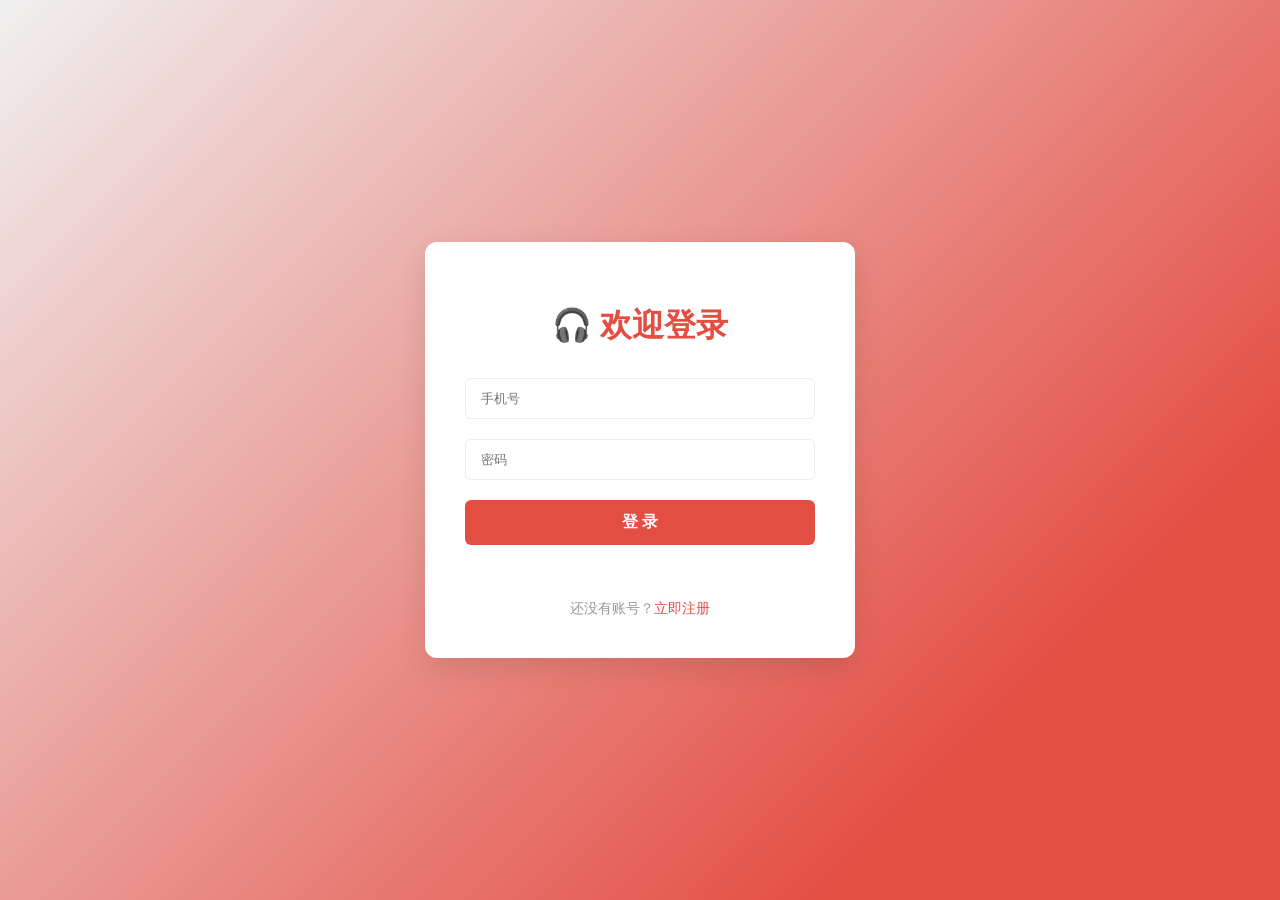
<file: src/main/resources/static/index.html>
<!DOCTYPE html>
<html lang="zh-CN">
<head>
    <meta charset="UTF-8">
    <meta name="viewport" content="width=device-width, initial-scale=1.0">
    <meta name="referrer" content="no-referrer">
    <title>我的音乐云</title>
    <link rel="stylesheet" href="https://cdnjs.cloudflare.com/ajax/libs/font-awesome/6.0.0-beta3/css/all.min.css">
    <link rel="stylesheet" href="css/style.css">
</head>
<body>

<div class="app-layout">
    <header class="header">
        <div class="logo">MMuisc</div>
        <div class="search-box">
            <input type="text" id="searchInput" placeholder="搜索歌曲/歌手" autocomplete="off">
            <button id="searchBtn"><i class="fas fa-search"></i></button>

            <div id="searchOverlay" class="search-overlay" style="display: none;">
                <div class="search-section" id="historySection">
                    <div class="section-title">
                        <span>历史记录</span>
                        <i class="fas fa-trash-alt delete-history-btn" onclick="clearSearchHistory()" title="清空历史"></i>
                    </div>
                    <div id="searchHistoryTags" class="tags-container">
                    </div>
                </div>
                <div class="search-section">
                    <div class="section-title">热门搜索</div>
                    <div id="hotSearchList" class="hot-search-list">
                        <div class="loading-text">加载中...</div>
                    </div>
                </div>
            </div>
        </div>
        <div class="user-info" id="userInfoArea">
            <button class="ai-report-nav-btn" onclick="event.stopPropagation(); openAiReportCenter();">
                <i class="fas fa-magic"></i> 听歌报告
            </button>
            <img id="headerAvatar" src="placeholder.png">
            <span id="headerNickname">加载中...</span>
        </div>
    </header>

    <div class="main-container">
        <nav class="sidebar">
            <div class="nav-group">
                <a href="#" class="menu-item active" data-content="recommendation"><i class="fas fa-thumbs-up"></i> 推荐</a>
                <a href="#" class="menu-item" data-content="my-music"><i class="fas fa-music"></i> 我的音乐</a>
                <a href="#" class="menu-item" data-content="recent-playback"><i class="fas fa-history"></i> 最近播放</a>
            </div>

            <div class="playlist-toggle-container">
                <div class="playlist-toggle-header">
                    <div class="toggle-tabs">
                        <span id="tabCustomPlaylist" class="toggle-tab active" onclick="switchPlaylistTab('custom')">自建歌单</span>
                        <span class="divider">|</span>
                        <span id="tabCollectedPlaylist" class="toggle-tab" onclick="switchPlaylistTab('collected')">收藏歌单</span>
                    </div>
                    <i class="fas fa-plus add-playlist-btn" onclick="openCreatePlaylistModal()" title="新建歌单"></i>
                </div>

                <div id="sidebarPlaylistList" class="sidebar-list">
                    <div class="loading-state" style="padding:10px;font-size:0.8em;color:#999">暂无歌单</div>
                </div>
            </div>

        </nav>


        <main class="main-content">

            <div id="mainContentArea" class="content-page">
                <div class="content-header">
                    <div class="content-title-wrapper">
                        <h2 id="contentTitle">推荐歌单</h2>
                        <button id="refreshBtn" class="action-btn" title="刷新推荐歌单" style="display: block;">
                            <i class="fas fa-sync-alt"></i>
                        </button>
                    </div>
                </div>

                <div id="contentList" class="list-container">
                    <div class="loading-state"><i class="fas fa-spinner fa-spin"></i> 正在加载...</div>
                </div>
            </div>

            <div id="recommendationView" class="content-page" style="display: none;">

                <div class="rec-header">
                    <h1 id="recGreeting">HI 用户, 今日为你推荐</h1>
                </div>

                <div class="rec-section">
                    <div class="section-header">
                        <h3>🔥 热门歌曲推荐</h3>
                        <button class="action-btn" onclick="loadHotSongsSection(this)" title="刷新"><i class="fas fa-sync-alt"></i></button>
                    </div>
                    <div id="recHotSongsList" class="song-list">
                    </div>
                </div>

                <div class="rec-section">
                    <div class="section-header">
                        <h3 id="simiSongsTitle">📻 猜你喜欢</h3>
                        <button class="action-btn" onclick="loadSimiSongsSection(this)" title="刷新"><i class="fas fa-sync-alt"></i></button>
                    </div>
                    <div id="recSimiSongsList" class="grid-3x3-container">
                    </div>
                </div>

                <div class="rec-section">
                    <div class="section-header">
                        <h3>👍 推荐歌单</h3>
                        <button class="action-btn" onclick="loadRecPlaylistsSection(this)" title="刷新"><i class="fas fa-sync-alt"></i></button>
                    </div>
                    <div id="recRecPlaylists" class="grid-6-col-container">
                    </div>
                </div>

                <div class="rec-section">
                    <div class="section-header">
                        <h3>🏆 榜单精选</h3>
                        <button class="action-btn" onclick="loadChartsSection(this)" title="刷新"><i class="fas fa-sync-alt"></i></button>
                    </div>
                    <div id="recCharts" class="charts-column-container">
                    </div>
                </div>
            </div>

            <div id="recentPlaybackView" class="content-page" style="display: none;">
                <div class="content-header">
                    <div class="content-title-wrapper">
                        <h2>最近播放 <span id="recentCount" style="font-size:0.6em;color:#999;font-weight:normal;"></span></h2>
                    </div>

                    <div class="recent-toolbar">
                        <button class="ph-btn primary small" onclick="playAllRecent()"><i class="fas fa-play"></i> 播放全部</button>
                        <button class="ph-btn secondary small" onclick="enterBatchMode('download')"><i class="fas fa-download"></i> 批量下载</button>
                        <button class="ph-btn secondary small" onclick="enterBatchMode('general')"><i class="fas fa-tasks"></i> 批量操作</button>

                        <div class="toolbar-right-column">
                            <div class="search-box small-search">
                                <input type="text" id="recentSearchInput" placeholder="搜索历史记录..." oninput="filterRecentSongs(this.value)">
                                <i class="fas fa-search"></i>
                            </div>
                        </div>
                    </div>
                </div>

                <div id="recentListContainer" class="list-container song-list">
                </div>

                <div id="batchActionBar" class="batch-action-bar" style="display: none;">
                    <div class="batch-info">已选择 <span id="batchSelectCount" style="color:var(--primary-color);font-weight:bold;">0</span> 首歌曲</div>

                    <div class="batch-btns" id="batchGeneralBtns">
                        <button onclick="batchAction('play')"><i class="fas fa-play"></i> 播放</button>
                        <button onclick="batchAction('add')"><i class="fas fa-plus"></i> 添加到列表</button>
                        <button onclick="batchAction('download')"><i class="fas fa-download"></i> 下载</button>
                        <button onclick="batchAction('delete')" class="danger"><i class="fas fa-trash"></i> 删除</button>
                    </div>

                    <div class="batch-btns" id="batchDownloadBtns" style="display:none;">
                        <button onclick="batchAction('download')" class="primary"><i class="fas fa-download"></i> 确认下载</button>
                    </div>

                    <div class="batch-controls">
                        <label style="cursor:pointer; display:flex; align-items:center; gap:5px;">
                            <input type="checkbox" id="selectAllCheckbox" onchange="toggleSelectAll(this.checked)"> 全选
                        </label>
                        <button class="close-batch" onclick="exitBatchMode()">退出模式</button>
                    </div>
                </div>
            </div>

            <div id="playlistManagementPage" class="content-page playlist-manager" style="display: none;">
                <div class="content-header">
                    <h2 id="playlistManagementTitle">播放列表</h2>
                    <button id="clearAllSongsBtn" class="action-btn" title="清空播放列表"><i class="fas fa-trash-alt"></i> 清空</button>
                </div>
                <ul id="fullPlaylistSongs">
                </ul>
            </div>

            <div id="profileView" class="main-content-view" style="display: none;">
                <h3>我的个人资料</h3>

                <form id="profileForm">
                    <label for="profilePhone">手机号 :</label>
                    <input type="text" id="profilePhone" name="phone" readonly>

                    <label for="profileUsername">昵称:</label>
                    <input type="text" id="profileUsername" name="username" required>

                    <label>头像 (点击图片更换):</label>

                    <input type="file" id="avatarFileInput" accept="image/*" style="display: none;">

                    <img id="profileCurrentAvatar" src="" alt="头像预览" title="点击更换头像" style="width: 80px; height: 80px; border-radius: 50%; margin-top: 10px; object-fit: cover; cursor: pointer; border: 2px solid #eee;">

                    <label for="profileGender">性别:</label>
                    <select id="profileGender" name="gender">
                        <option value="UNKNOWN">未设置</option>
                        <option value="MALE">男</option>
                        <option value="FEMALE">女</option>
                    </select>

                    <label for="profileBirthday">生日:</label>
                    <input type="date" id="profileBirthday" name="birthday">

                    <label for="profileLocation">现居地:</label>
                    <input type="text" id="profileLocation" name="location">

                    <label for="profileSignature">个性签名:</label>
                    <textarea id="profileSignature" name="signature"></textarea>

                    <button type="submit">保存修改</button>
                    <p id="profileMessage" style="margin-top: 15px; min-height: 20px;"></p>
                </form>
            </div>

            <div id="myMusicView" class="content-page" style="display: none;">
                <div class="content-header">
                    <div class="my-music-tabs">
                        <span class="music-tab active" data-tab="songs" onclick="switchMyMusicTab('songs')">歌曲</span>
                        <span class="music-tab" data-tab="playlists" onclick="switchMyMusicTab('playlists')">歌单</span>
                        <span class="music-tab" data-tab="charts" onclick="switchMyMusicTab('charts')">排行榜</span>
                    </div>
                </div>

                <div id="myMusicSongsToolbar" class="recent-toolbar">
                    <button class="ph-btn primary small" onclick="playAllMyMusicSongs()"><i class="fas fa-play"></i> 播放全部</button>
                    <button class="ph-btn secondary small" onclick="enterMyMusicBatchMode('download')"><i class="fas fa-download"></i> 批量下载</button>
                    <button class="ph-btn secondary small" onclick="enterMyMusicBatchMode('general')"><i class="fas fa-tasks"></i> 批量操作</button>

                    <div class="toolbar-right-column">
                        <div class="search-box small-search">
                            <input type="text" id="myMusicSongSearch" placeholder="搜索喜欢的歌曲..." oninput="searchMyMusicSongs(this.value)">
                            <i class="fas fa-search"></i>
                        </div>
                    </div>
                </div>

                <div id="myMusicPlaylistToolbar" class="recent-toolbar" style="display:none;">
                    <button class="ph-btn secondary small" onclick="enterMyMusicPlaylistBatchMode()"><i class="fas fa-tasks"></i> 批量管理</button>

                    <div class="toolbar-right-column">
                        <div class="search-box small-search">
                            <input type="text" id="myMusicPlaylistSearch" placeholder="搜索歌单..." oninput="searchMyMusicPlaylists(this.value)">
                            <i class="fas fa-search"></i>
                        </div>
                    </div>
                </div>

                <div id="myMusicListContainer" class="list-container song-list">
                </div>

                <div id="myMusicBatchBar" class="batch-action-bar" style="display: none;">
                    <div class="batch-info">已选择 <span id="myMusicSelectCount" style="color:var(--primary-color);font-weight:bold;">0</span> 项</div>

                    <div class="batch-btns" id="mmBatchGeneralBtns" style="display:none;">
                        <button onclick="mmBatchAction('play')"><i class="fas fa-play"></i> 播放</button>
                        <button onclick="mmBatchAction('add')"><i class="fas fa-plus"></i> 添加</button>
                        <button onclick="mmBatchAction('delete')" class="danger"><i class="fas fa-trash"></i> 删除</button>
                    </div>

                    <div class="batch-btns" id="mmBatchDownloadBtns" style="display:none;">
                        <button onclick="mmBatchAction('download')" class="primary"><i class="fas fa-download"></i> 确认下载</button>
                    </div>

                    <div class="batch-btns" id="mmBatchPlaylistBtns" style="display:none;">
                        <button onclick="mmBatchPlaylistAction('delete')" class="danger"><i class="fas fa-trash"></i> 删除歌单</button>
                    </div>

                    <div class="batch-controls">
                        <label style="cursor:pointer; display:flex; align-items:center; gap:5px;">
                            <input type="checkbox" id="mmSelectAllCheckbox" onchange="toggleMyMusicSelectAll(this.checked)"> 全选
                        </label>
                        <button class="close-batch" onclick="exitMyMusicBatchMode()">退出批量</button>
                    </div>
                </div>
            </div>

            <div id="searchResultView" class="content-page" style="display: none;">
                <div class="content-header">
                    <h2 id="searchKeywordTitle">搜索结果</h2>
                </div>

                <div class="search-tabs">
                    <div class="search-tab active" data-type="1" onclick="switchSearchTab(1)">歌曲</div>
                    <div class="search-tab" data-type="100" onclick="switchSearchTab(100)">歌手</div>
                    <div class="search-tab" data-type="1000" onclick="switchSearchTab(1000)">歌单</div>
                    <div class="search-tab" data-type="1000_chart" onclick="switchSearchTab(1000, 'charts')">排行榜</div>
                </div>

                <div id="searchResultContainer" class="list-container">
                </div>
            </div>


        </main>
    </div>

    <footer class="player-footer">
        <div class="player-info">
            <img id="playerCover" src="placeholder.png" alt="封面" onerror="this.onerror=null;this.src='placeholder.png';">
            <div>
                <p id="playerTitle">未播放</p>
                <small id="playerArtist">未知</small>
            </div>
        </div>

        <div class="player-controls">
            <button id="prevSongBtn" class="control-btn" title="上一首"><i class="fas fa-backward"></i></button>
            <audio id="audioPlayer" controls preload="auto"></audio>
            <button id="nextSongBtn" class="control-btn" title="下一首"><i class="fas fa-forward"></i></button>
        </div>

        <div class="lyric-display" id="lyricDisplay" title="点击查看完整歌词">
            <span id="currentLyricText" class="placeholder-lyric">暂无歌词信息</span>
        </div>

        <div class="player-right-controls">
            <button id="playbackModeBtn" class="control-btn" title="播放模式"><i class="fas fa-random"></i></button>
            <button id="togglePlaylistBtn" class="control-btn" title="打开播放列表"><i class="fas fa-list"></i></button>
        </div>
    </footer>
</div>

<div id="lyricModal" class="lyric-modal">
    <div class="modal-content">
        <div class="modal-header">
            <h3 id="modalSongTitle"></h3>
            <span class="modal-close" id="closeModalBtn">&times;</span>
        </div>
        <div id="fullLyricText" class="full-lyric-text">
            正在加载歌词...
        </div>
    </div>
</div>

<div id="playbackModeOptions" class="playback-mode-options">
    <div class="option-item" data-mode="loop-one"><i class="fas fa-redo-alt"></i> 单曲循环</div>
    <div class="option-item" data-mode="shuffle"><i class="fas fa-random"></i> 随机播放</div>
    <div class="option-item" data-mode="loop-all"><i class="fas fa-sync-alt"></i> 列表循环</div>
    <div class="option-item" data-mode="sequential"><i class="fas fa-stream"></i> 顺序播放</div>
</div>

<div id="miniPlaylist" class="mini-playlist-drawer">
    <div class="drawer-header">
        <h4>当前播放列表</h4>
        <div class="header-actions">
            <button id="editPlaylistBtn" class="action-btn small-btn" title="编辑播放列表"><i class="fas fa-edit"></i></button>
            <button id="clearPlaylistBtn" class="action-btn small-btn" title="清空播放列表"><i class="fas fa-trash-alt"></i></button>
            <button id="closeMiniPlaylistBtn" class="action-btn small-btn" title="关闭"><i class="fas fa-times"></i></button>
        </div>
    </div>

    <div class="mini-playlist-content">
        <ul id="miniPlaylistSongs">
            <li class="empty-state">播放列表为空</li>
        </ul>
    </div>
</div>

<div id="createPlaylistModal" class="modal-overlay" style="display:none;">
    <div class="modal-content" style="width:300px; text-align:center;">
        <h3>新建歌单</h3>
        <input type="text" id="newPlaylistNameInput" placeholder="请输入歌单名称" style="width:90%;padding:8px;margin:15px 0;">
        <div style="display:flex; justify-content:space-between;">
            <button class="action-btn" onclick="closeModal('createPlaylistModal')">取消</button>
            <button class="action-btn" onclick="confirmCreatePlaylist()" style="color:var(--primary-color)">创建</button>
        </div>
    </div>
</div>

<div id="userPopup" class="user-popup" style="display: none;">
    <div class="popup-header">
        <i class="fas fa-edit edit-btn" title="编辑资料" onclick="goToProfileEdit()"></i>
    </div>

    <div class="popup-info">
        <img id="popupAvatar" src="placeholder.png" alt="头像">
        <div class="popup-name" id="popupNickname">用户昵称</div>
        <div class="popup-detail">🎂 <span id="popupBirthday">未设置</span></div>
        <div class="popup-sign" id="popupSign">个性签名：暂无</div>
    </div>

    <div class="popup-footer">
        <div class="footer-btn" onclick="showAccountSwitcher()">
            <i class="fas fa-exchange-alt"></i> 切换账号
        </div>
        <div class="footer-btn logout" onclick="logout()">
            <i class="fas fa-power-off"></i> 退出登录
        </div>
    </div>

    <div id="accountSwitcher" class="account-switcher" style="display: none;">
        <div class="switcher-header">
            <span>选择账号</span>
            <span class="back-btn" onclick="hideAccountSwitcher()">返回</span>
        </div>
        <div id="historyAccountList" class="history-list">
        </div>
        <div class="add-account" onclick="logout()">
            <i class="fas fa-plus"></i> 添加/登录新账号
        </div>
    </div>
</div>

<div id="successToast">
    <img id="toastAvatar" src="placeholder.png">
    <div class="toast-content">
        <span class="toast-title">账号切换成功</span>
        <span id="toastName" class="toast-message">欢迎回来</span>
    </div>
    <i class="fas fa-check-circle toast-icon"></i>
</div>

<div id="addToModal" class="modal-overlay" style="display:none;">
    <div class="modal-content" style="width:300px; text-align:center;">
        <h3>添加歌曲到...</h3>
        <div class="add-options-list">
            <button class="action-btn wide-btn" id="addToQueueBtn">
                <i class="fas fa-list"></i> 当前播放列表 (稍后播放)
            </button>
            <button class="action-btn wide-btn" id="addToMyPlaylistBtn">
                <i class="fas fa-folder-plus"></i> 我的收藏歌单
            </button>
        </div>
        <button class="action-btn" onclick="closeModal('addToModal')" style="margin-top:15px;">取消</button>
    </div>
</div>

<div id="contextMenu">
</div>

<div id="commonToast" class="common-toast">
    <i id="commonToastIcon" class="fas fa-info-circle"></i>
    <span id="commonToastMsg">消息提示</span>
</div>

<div id="aiReportModal" class="lyric-modal"> <div class="modal-content report-modal-container">
    <div class="modal-header">
        <div style="display:flex; align-items:center; gap:15px;">
            <h3 style="margin:0;"><i class="fas fa-robot"></i> 听歌报告中心</h3>
            <button id="manualGenerateReportBtn" class="ph-btn small primary">
                <i class="fas fa-sparkles"></i> 生成新报告
            </button>
        </div>
        <span class="modal-close" onclick="closeModal('aiReportModal')">&times;</span>
    </div>
    <div class="report-layout-body">
        <div class="report-sidebar" id="reportHistoryList"></div>
        <div class="report-main-content">
            <div id="aiReportText" class="report-text-scroll"></div>
            <div id="aiRecSongsSection" style="display:none; margin-top:20px;">
                <h4 style="border-left:4px solid var(--primary-color); padding-left:10px;">✨ 专属推荐</h4>
                <div id="aiRecGrid" class="report-rec-grid"></div>
            </div>
        </div>
    </div>
</div>
</div>
<a id="downloadAnchor" style="display:none;"></a>
<script src="js/script.js"></script>
</body>
</html>
</file>
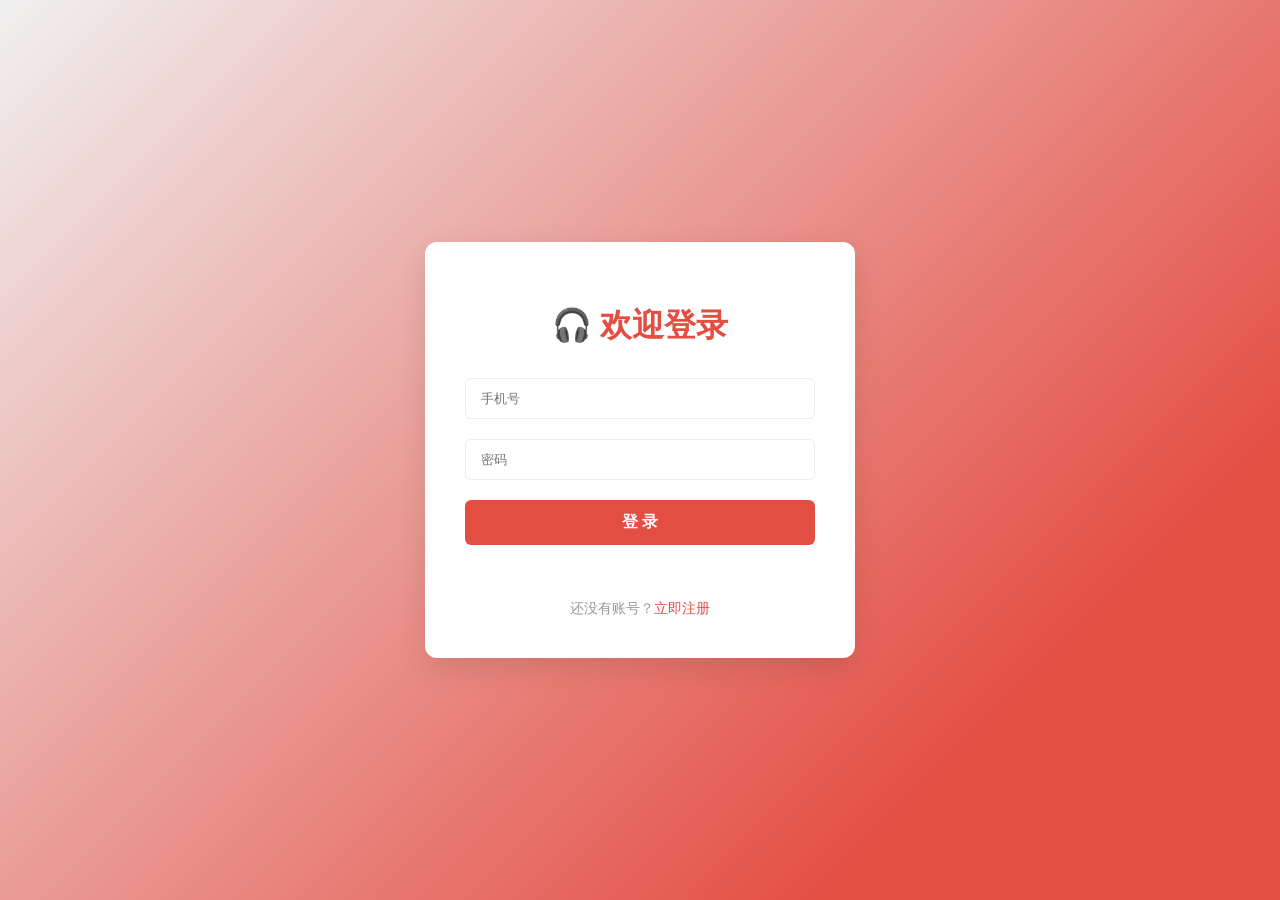
<file: src/main/resources/static/auth.html>
<!DOCTYPE html>
<html lang="zh-CN">
<head>
    <meta charset="UTF-8">
    <meta name="viewport" content="width=device-width, initial-scale=1.0">
    <title>我的音乐云 - 登录</title>
    <link rel="stylesheet" href="css/auth.css">
</head>
<body class="login-body">
<div class="login-container">
    <h1 class="login-title">🎧 欢迎登录</h1>
    <div class="input-group">
        <input type="text" id="phone" placeholder="手机号" required>
    </div>
    <div class="input-group">
        <input type="password" id="password" placeholder="密码" required>
    </div>
    <button id="loginBtn" class="login-button">登 录</button>
    <p id="message" class="login-message"></p>
    <div class="register-link">
        还没有账号？<a href="register.html">立即注册</a>
    </div>
</div>

<script src="js/auth.js"></script>
</body>
</html>
</file>
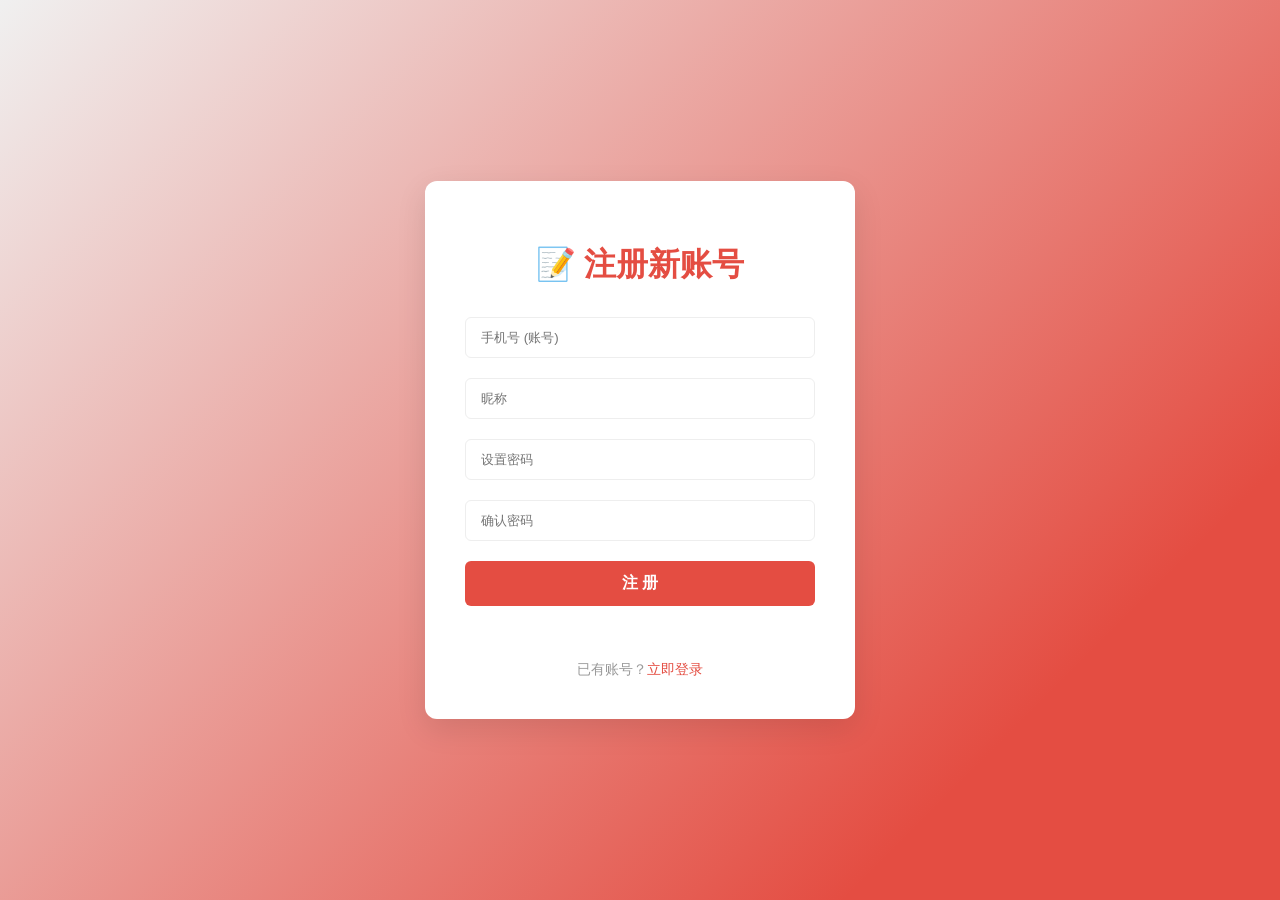
<file: src/main/resources/static/register.html>
<!DOCTYPE html>
<html lang="zh-CN">
<head>
    <meta charset="UTF-8">
    <meta name="viewport" content="width=device-width, initial-scale=1.0">
    <title>我的音乐云 - 注册</title>
    <link rel="stylesheet" href="css/auth.css">
</head>
<body class="login-body">
<div class="login-container">
    <h1 class="login-title">📝 注册新账号</h1>
    <div class="input-group">
        <input type="text" id="phone" placeholder="手机号 (账号)" required>
    </div>
    <div class="input-group">
        <input type="text" id="username" placeholder="昵称" required>
    </div>
    <div class="input-group">
        <input type="password" id="password" placeholder="设置密码" required>
    </div>
    <div class="input-group">
        <input type="password" id="confirmPassword" placeholder="确认密码" required>
    </div>
    <button id="registerBtn" class="login-button">注 册</button>
    <p id="message" class="login-message"></p>
    <div class="register-link">
        已有账号？<a href="auth.html">立即登录</a>
    </div>
</div>

<script src="js/register.js"></script>
</body>
</html>
</file>
<file: src/main/resources/static/css/style.css>
* {
    box-sizing: border-box;
}
:root {
    --primary-color: #e44d42; /* 网易云红色 */
    --background-color: #f7f7f7;
    --card-background: #ffffff;
    --text-color: #333;
    --light-text-color: #999;
    --border-color: #eee;
    --sidebar-color: #fefefe;
    --hover-color: #f2f2f2;
}

body {
    margin: 0;
    font-family: 'Helvetica Neue', Arial, sans-serif;
    color: var(--text-color);
    background-color: var(--background-color);
    overflow: hidden; /* 防止整个页面滚动 */
}

/* 主应用布局 */
.app-layout {
    display: grid;
    grid-template-rows: 60px 1fr 80px;
    height: 100vh;
}

/* Header */
.header {
    grid-row: 1;
    display: flex;
    align-items: center;
    padding: 0 20px;
    background-color: var(--sidebar-color);
    border-bottom: 1px solid var(--border-color);

    position: relative; /* 必须设置定位，z-index 才会生效 */
    z-index: 1000;      /* 确保 Header 整体位于 Main Content 之上 */
}

.logo {
    font-size: 1.5em;
    font-weight: bold;
    color: var(--primary-color);
    margin-right: 30px;
}

/* 1. 搜索悬浮层 */
.search-box {
   display: flex;
       align-items: center;
       width: 420px; /* 宽一点：从300px增加到420px */
       height: 48px; /* 高一点：增加高度 */
       background-color: #fff; /* 纯白背景 */
       border-radius: 50px; /* 圆润：完全的胶囊形状 */
       padding: 0 20px; /* 两侧留白 */
       border: 1px solid transparent; /* 默认边框透明 */
       box-shadow: 0 2px 15px rgba(0, 0, 0, 0.05); /* 美观：添加柔和阴影 */
       transition: all 0.3s cubic-bezier(0.25, 0.8, 0.25, 1); /* 丝滑过渡 */
       position: relative; /* 关键：用于定位悬浮层 */
       margin: 0 auto; /* 如果需要居中，可以加上这个 */
}
/* 鼠标悬停或输入框聚焦时的状态 */
.search-box:hover,
.search-box:focus-within {
    background-color: #fff;
    box-shadow: 0 4px 20px rgba(228, 77, 66, 0.15); /* 聚焦时阴影带点主题色 */
    border-color: rgba(228, 77, 66, 0.2); /* 边框微微泛红 */
    transform: translateY(-1px); /* 轻微上浮效果 */
}
/* 输入框本体 */
.search-box input {
    border: none;
    background: none;
    outline: none;
    flex-grow: 1;
    padding: 0 10px;
    font-size: 1.05em; /* 字体稍微大一点 */
    color: #333;
    height: 100%;
}
/* 占位符颜色 */
.search-box input::placeholder {
    color: #aaa;
}
/* 搜索按钮 */
.search-box button {
    background: none;
    border: none;
    color: #999;
    cursor: pointer;
    font-size: 1.2em;
    padding: 8px;
    transition: all 0.3s;
    border-radius: 50%;
    display: flex;
    align-items: center;
    justify-content: center;
}
.search-box button:hover {
    color: var(--primary-color);
    background-color: rgba(228, 77, 66, 0.05);
    transform: scale(1.1);
}
/*搜索悬浮层*/
.search-overlay {
   position: absolute;
       top: 110%; /* 距离稍微拉开一点 */
       left: 0;
       width: 100%; /* 关键修改：宽度跟随搜索框，这样就不用写死像素了 */
       box-sizing: border-box; /* 确保 padding 不会撑破宽度 */
       background: #fff;
       border-radius: 12px; /* 悬浮层圆角也稍微大一点 */
       box-shadow: 0 8px 30px rgba(0, 0, 0, 0.12); /* 更深邃的阴影 */
       padding: 20px;
       z-index: 3000;
       border: none; /* 去掉边框，靠阴影区分 */
}

.search-section {
    margin-bottom: 20px;
}
.search-section:last-child {
    margin-bottom: 0;
}

.section-title {
    font-size: 0.9em;
    color: #666;
    margin-bottom: 10px;
    display: flex;
    justify-content: space-between;
    align-items: center;
}

.delete-history-btn {
    cursor: pointer;
    color: #ccc;
    font-size: 0.9em;
    padding: 5px;
}
.delete-history-btn:hover { color: var(--primary-color); }

/* 历史记录标签 */
.tags-container {
    display: flex;
    flex-wrap: wrap;
    gap: 8px;
}

.history-tag {
    padding: 4px 12px;
    border-radius: 20px;
    border: 1px solid #eee;
    font-size: 0.85em;
    color: #333;
    cursor: pointer;
    background: #f8f8f8;
    transition: all 0.2s;
    max-width: 100%;
    white-space: nowrap;
    overflow: hidden;
    text-overflow: ellipsis;
}
.history-tag:hover {
    background: #f0f0f0;
    border-color: #ddd;
    color: var(--primary-color);
}

/* 热门搜索列表 */
.hot-search-list {
    display: flex;
    flex-direction: column;
}

.hot-item {
    display: flex;
    align-items: center;
    padding: 8px 5px;
    cursor: pointer;
    border-radius: 4px;
    transition: background-color 0.2s;
}
.hot-item:hover { background-color: #f5f5f5; }

.hot-index {
    width: 25px;
    font-weight: bold;
    font-style: italic;
    color: #999;
    margin-right: 5px;
    text-align: center;
}
.hot-item:nth-child(1) .hot-index { color: #e44d42; }
.hot-item:nth-child(2) .hot-index { color: #e44d42; }
.hot-item:nth-child(3) .hot-index { color: #e44d42; }

.hot-word { font-size: 0.9em; color: #333; }

/* 2. 搜索结果页 Tabs */
.search-tabs {
    display: flex;
    gap: 30px;
    margin-bottom: 20px;
    border-bottom: 1px solid #eee;
    padding-bottom: 0;
}

.search-tab {
    padding: 10px 5px;
    cursor: pointer;
    font-size: 1em;
    color: #666;
    position: relative;
    transition: color 0.2s;
}

.search-tab:hover { color: var(--text-color); }

.search-tab.active {
    color: var(--primary-color);
    font-weight: bold;
}
.search-tab.active::after {
    content: '';
    position: absolute;
    bottom: -1px;
    left: 0;
    width: 100%;
    height: 3px;
    background-color: var(--primary-color);
    border-radius: 2px;
}

/* 3. 歌手网格布局 */
.artist-grid {
   display: grid;
   grid-template-columns: repeat(6, 1fr);
   gap: 30px 15px; /* 行间距 30px，列间距 15px */
  padding: 20px 0;
}

.artist-card {
    display: flex;
    flex-direction: column;
    align-items: center;
    cursor: pointer;
    transition: background-color 0.2s;
    background: transparent;
}
.artist-card:hover {
    transform: translateY(-5px);
}
/* 4. 圆形头像容器 */
.artist-img-wrap {
    width: 100%;
    aspect-ratio: 1 / 1; /* 保持正方形 */
    max-width: 140px;    /* 限制最大宽度，防止在大屏过大 */
    border-radius: 50%;  /* ✅ 圆形核心 */
    overflow: hidden;
    margin-bottom: 12px;
    border: 1px solid #f0f0f0; /* 淡淡的边框 */
    box-shadow: 0 4px 12px rgba(0,0,0,0.08);
    position: relative;
}
.artist-img-wrap img {
    width: 100%;
    height: 100%;
    object-fit: cover;
    transition: transform 0.3s;
}
/* 悬停时图片轻微放大 */
.artist-card:hover .artist-img-wrap img {
    transform: scale(1.1);
}
/* 5. 歌手名字 */
.artist-name {
    font-size: 1em;
    color: #333;
    font-weight: 500;
    margin-bottom: 5px;
    text-align: center;

    /* 名字太长显示省略号 */
    width: 100%;
    white-space: nowrap;
    overflow: hidden;
    text-overflow: ellipsis;
}

/* 6. 底部元数据 (单曲/专辑数) */
.artist-meta {
    font-size: 0.75em; /* 字体更小 */
    color: #999;       /* 浅灰色 */
    display: flex;
    gap: 8px;
    justify-content: center;
}

.artist-meta span {
    display: inline-block;
}

/* Main Content */
.main-container {
    grid-row: 2;
    display: grid;
    grid-template-columns: 200px 1fr;
    overflow: hidden;
    min-width: 0;
}

/* 侧边栏布局优化 */
.sidebar {
    display: flex;
    flex-direction: column;
    height: 100%;
    padding-bottom: 20px;
}
.nav-group { flex-shrink: 0; }

/* 歌单切换容器 */
.playlist-toggle-container {
    flex-grow: 1;
    overflow-y: auto;
    margin-top: 15px;
    padding-top: 10px;
    border-top: 1px solid var(--border-color);
    display: flex;
    flex-direction: column;
}

/* 切换头部 */
.playlist-toggle-header {
    display: flex;
    justify-content: space-between;
    align-items: center;
    padding: 0 20px 10px 20px;
    font-size: 0.9em;
    color: var(--light-text-color);
}

.toggle-tabs { display: flex; align-items: center; gap: 8px; cursor: default; }
.toggle-tab { cursor: pointer; transition: color 0.2s; }
.toggle-tab:hover { color: var(--text-color); }
/* 激活高亮 */
.toggle-tab.active { color: var(--text-color); font-weight: bold; border-bottom: 2px solid var(--text-color); }
.divider { color: #ddd; font-size: 0.8em; }

/* 加号按钮 */
.add-playlist-btn { cursor: pointer; padding: 5px; transition: color 0.2s; }
.add-playlist-btn:hover { color: var(--primary-color); background: #f0f0f0; border-radius: 4px; }

/* 歌单列表项 */
.sidebar-list .menu-item {
    padding: 8px 20px 8px 35px; /* 缩进 */
    font-size: 0.9em;
}

/* 重命名输入框 */
.rename-input {
    width: 100%; border: 1px solid var(--primary-color); outline: none; padding: 2px 5px; border-radius: 4px; font-size: 0.9em;
}

/* 简单的模态框覆盖层样式 (如果没有的话) */
.modal-overlay {
    position: fixed; top: 0; left: 0; width: 100%; height: 100%;
    background: rgba(0,0,0,0.5); z-index: 2000;
    display: flex; justify-content: center; align-items: center;
}

.menu-item {
    display: flex;
    align-items: center;
    padding: 10px 20px;
    cursor: pointer;
    color: var(--text-color);
    text-decoration: none;
    transition: background-color 0.15s, color 0.15s;
}

.menu-item i {
    margin-right: 10px;
    width: 20px;
    text-align: center;
}

.menu-item:hover, .menu-item.active {
    background-color: var(--hover-color);
    color: var(--primary-color);
}

.menu-item.active {
    border-left: 3px solid var(--primary-color);
    padding-left: 17px;
}

/* 登出按钮特殊处理 */
.menu-item[data-content="logout"] {
    position: absolute;
    bottom: 80px; /* 位于播放器上方 */
    width: 200px;
    color: #F56C6C;
    border-left: 3px solid transparent;
}
.menu-item[data-content="logout"]:hover {
    background-color: #f9e3e3;
}

/* Main Content Area - 歌单/搜索结果的滚动容器 */
.main-content {
    padding: 20px;
    overflow-y: auto;
    min-height: 0;
    min-width: 0; /* 防止内容横向溢出 */
}

.content-header {
    margin-bottom: 20px;
    border-bottom: 1px solid var(--border-color);
    padding-bottom: 10px;
}

/* 歌单/搜索结果的标题和刷新按钮对齐的容器 */
.content-title-wrapper {
    display: flex;
    align-items: center;
    gap: 10px;
}

/* 刷新按钮样式 */
.action-btn {
    background: none;
    border: none;
    color: var(--light-text-color);
    cursor: pointer;
    font-size: 1.2em;
    padding: 5px;
    border-radius: 5px;
    transition: color 0.2s, background-color 0.2s;
}

.action-btn:hover {
    color: var(--primary-color);
    background-color: var(--border-color);
}

.action-btn:disabled {
    cursor: not-allowed;
    color: #ccc;
}

/* 按钮旋转动画 */
.action-btn.is-loading i {
    animation: spin 1s linear infinite;
}

@keyframes spin {
    to { transform: rotate(360deg); }
}

/* 推荐页板块样式 */
.rec-section {
    margin-bottom: 40px;
}

.section-header {
    display: flex;
    align-items: center;
    justify-content: space-between;
    border-bottom: 1px solid #eee;
    padding-bottom: 10px;
    margin-bottom: 15px;
}

.section-header h3 {
    margin: 0;
    color: var(--text-color);
    font-size: 1.2em;
}

/* 调整列表容器以适应板块 */
.rec-section .list-container {
    padding-top: 0;
}

/* 推荐歌单卡片列表 (通用 fallback) */
.list-container {
    display: grid;
    grid-template-columns: repeat(5, 1fr);
    gap: 20px;
    padding-top: 10px;
}

/* 通用播放列表卡片 */
.playlist-card {
    background-color: var(--card-background);
    border-radius: 8px;
    overflow: hidden;
    box-shadow: 0 4px 12px rgba(0, 0, 0, 0.05);
    cursor: pointer;
    transition: transform 0.2s;
    display: flex;
    flex-direction: column;
    text-align: center;
    min-width: 0; /* 防止 grid 溢出 */
    position: relative;
}

.playlist-card:hover {
    transform: translateY(-3px);
    box-shadow: 0 6px 16px rgba(0, 0, 0, 0.1);
}

.playlist-card img {
    width: 100%;
    aspect-ratio: 1 / 1 !important; /* 强制所有卡片图片为正方形 */
    height: auto !important;
    object-fit: cover;
    background-color: #ccc;
    display: block;
}

.playlist-card p {
    padding: 10px;
    margin: 0;
    font-size: 0.9em;
    white-space: nowrap;
    overflow: hidden;
    text-overflow: ellipsis;
}

/* 歌曲列表样式 (搜索结果/歌单详情) */
.song-list {
    display: block; /* 覆盖 grid */
    grid-template-columns: none;
    gap: 0;
    padding-top: 0;
}

.song-row {
    display: grid;
    grid-template-columns: 40px 3fr 2fr 40px;
    align-items: center;
    padding: 10px 5px;
    border-bottom: 1px solid var(--border-color);
    font-size: 0.9em;
    cursor: pointer;
    transition: background-color 0.15s;
}

.favorite-btn {
    color: var(--light-text-color); /* 默认灰色 */
    cursor: pointer;
    transition: color 0.2s;
    text-align: center; /* 确保图标在列中居中 */
}
.favorite-btn:hover {
    color: #F56C6C; /* 悬停时显示浅红色 */
}
/* 收藏成功状态：显示为网易云红色 */
.favorite-btn.is-favorited {
    color: var(--primary-color);
}

.song-header {
    font-weight: bold;
    color: var(--light-text-color);
    cursor: default;
}

.song-header:hover {
    background-color: transparent;
}

.song-row:hover {
    background-color: var(--hover-color);
}

.song-index {
    color: var(--light-text-color);
    text-align: center;
}

.song-title, .song-artist {
    white-space: nowrap;
    overflow: hidden;
    text-overflow: ellipsis;
}

/* Loading / Empty State */
.loading-state, .end-state {
    text-align: center;
    padding: 50px;
    color: var(--light-text-color);
    font-size: 1.1em;
}

/* Player Footer 调整 */
.player-footer {
    grid-row: 3;
    display: flex;
    align-items: center;
    justify-content: space-between;
    background-color: var(--sidebar-color);
    border-top: 1px solid var(--border-color);
    padding: 0 20px;
    height: 80px;
    position: relative; /* 为弹出层定位 */
    z-index: 50; /* 确保播放器在底部 */
}

/* 播放器信息 (第1板块) */
.player-info {
    display: flex;
    align-items: center;
    width: 200px; /* 固定宽度 */
    min-width: 200px;
}

.player-info img {
    width: 50px;
    height: 50px;
    object-fit: cover;
    border-radius: 6px;
    margin-right: 15px;
    background-color: #ccc;
}

.player-info div {
    flex-shrink: 0;
    overflow: hidden;
    white-space: nowrap;
}
.player-info p {
    margin: 0;
    font-size: 0.9em;
    line-height: 1.3;
}
.player-info small {
    color: var(--light-text-color);
    display: block;
}

/* 播放控制按钮区 (新增) */
.player-controls {
    display: flex;
    align-items: center;
    justify-content: center; /* 确保按钮和进度条在 player-controls 容器内居中 */
    gap: 15px; /* 增加按钮和进度条之间的间距，使其更美观 */
    flex-grow: 0; /* 不占据额外空间 */
    width: 450px; /* 适当增加宽度，给进度条更多空间 */
    min-width: 450px;
}

audio {
    width: 250px; /* 明确设置 audio 宽度，使其位于中间 */
    height: 40px; /* 调整高度以适应布局 */
}

.control-btn {
    background: none;
    border: none;
    color: var(--text-color);
    cursor: pointer;
    font-size: 1.2em;
    padding: 5px;
    border-radius: 5px;
    transition: color 0.2s, background-color 0.2s;
}
.control-btn:hover {
    color: var(--primary-color);
    background-color: var(--border-color);
}
.control-btn.active {
    color: var(--primary-color);
}

audio {
    width: 100%; /* 让 audio 充满其容器 */
    height: 40px; /* 调整高度以适应布局 */
}

/* 歌词显示区 (第3板块) */
.lyric-display {
    flex-grow: 1;
    padding: 0 20px;
    height: 50px;
    line-height: 50px;
    text-align: center;
    font-size: 1em;
    color: var(--text-color);
    cursor: pointer;
    overflow: hidden;
    white-space: nowrap;
    text-overflow: ellipsis;
    transition: color 0.2s;
    max-width: 500px;
}
.lyric-display:hover {
    color: var(--primary-color);
}
.placeholder-lyric {
    color: var(--light-text-color);
    font-style: italic;
}

/* 播放器右侧控制区 (新增) */
.player-right-controls {
    display: flex;
    align-items: center;
    gap: 10px;
    width: 100px; /* 预留固定宽度 */
    min-width: 100px;
    justify-content: flex-end; /* 右对齐 */
}

/* 播放模式选项框 (新增) */
.playback-mode-options {
    position: absolute;
    bottom: 90px; /* 位于播放器上方 */
    right: 20px; /* 对齐播放模式按钮 */
    background-color: var(--card-background);
    border-radius: 8px;
    box-shadow: 0 4px 12px rgba(0, 0, 0, 0.1);
    width: 150px;
    padding: 5px 0;
    z-index: 60; /* 确保在播放器之上 */
    display: none; /* 默认隐藏 */
}
.playback-mode-options .option-item {
    display: flex;
    align-items: center;
    padding: 8px 15px;
    cursor: pointer;
    font-size: 0.9em;
    color: var(--text-color);
}
.playback-mode-options .option-item i {
    margin-right: 10px;
    width: 20px;
    text-align: center;
}
.playback-mode-options .option-item:hover,
.playback-mode-options .option-item.active {
    background-color: var(--hover-color);
    color: var(--primary-color);
}

/* 迷你播放列表小窗 (新增) */
.mini-playlist-drawer {
    position: fixed;
    bottom: 80px; /* 位于播放器上方 */
    right: 0;
    width: 300px;
    height: 400px;
    background-color: var(--card-background);
    border-top-left-radius: 10px;
    box-shadow: -4px -4px 12px rgba(0, 0, 0, 0.1);
    z-index: 55; /* 确保在播放器之上 */
    display: none; /* 默认隐藏 */
    flex-direction: column;
}
.mini-playlist-drawer.show {
    display: flex;
}
.drawer-header {
    display: flex;
    justify-content: space-between;
    align-items: center;
    padding: 10px 15px;
    border-bottom: 1px solid var(--border-color);
}
.drawer-header h4 {
    margin: 0;
    font-size: 1.1em;
    color: var(--text-color);
}
.drawer-header .header-actions {
    display: flex;
    gap: 5px;
}
.action-btn.small-btn {
    font-size: 0.9em;
    padding: 5px 8px;
}
.mini-playlist-content {
    flex-grow: 1;
    overflow-y: auto;
    padding: 0;
}
#miniPlaylistSongs {
    list-style: none;
    padding: 0;
    margin: 0;
}
#miniPlaylistSongs li {
    display: flex;
    align-items: center;
    padding: 8px 15px;
    font-size: 0.9em;
    cursor: pointer;
    border-bottom: 1px solid var(--border-color);
    transition: background-color 0.15s;
}
#miniPlaylistSongs li:last-child {
    border-bottom: none;
}
#miniPlaylistSongs li:hover {
    background-color: var(--hover-color);
}
#miniPlaylistSongs li.current-playing {
    color: var(--primary-color);
    font-weight: bold;
}
#miniPlaylistSongs li .song-title-mini {
    flex-grow: 1;
    white-space: nowrap;
    overflow: hidden;
    text-overflow: ellipsis;
}
#miniPlaylistSongs li .song-artist-mini {
    margin-left: 10px;
    color: var(--light-text-color);
    font-size: 0.8em;
    flex-shrink: 0;
}
#miniPlaylistSongs li .remove-btn {
    background: none;
    border: none;
    color: var(--light-text-color);
    cursor: pointer;
    margin-left: 10px;
    font-size: 0.8em;
    display: none; /* 默认隐藏，编辑模式下显示 */
}
#miniPlaylistSongs li:hover .remove-btn {
    display: block; /* 悬停时显示删除按钮 */
}
#miniPlaylistSongs li.current-playing .remove-btn {
    color: var(--primary-color);
}

/* 播放列表管理页面 (新增) */
#playlistManagementPage {
    padding: 20px;
    overflow-y: auto;
    min-height: 0;
}
#playlistManagementPage .content-header {
    display: flex;
    justify-content: space-between;
    align-items: center;
}
#fullPlaylistSongs li {
    display: grid;
    grid-template-columns: 50px 60px 1fr 140px 40px 60px; /* 调整列宽 */
    align-items: center;
    padding: 10px 0;
    border-bottom: 1px solid var(--border-color);
    font-size: 0.9em;
    cursor: pointer;
    transition: background-color 0.15s;
}

/* 确保封面图样式一致 */
#fullPlaylistSongs .song-row-cover {
    width: 45px;
    height: 45px;
    border-radius: 4px;
    object-fit: cover;
    background: #eee;
    margin: 0 auto;
    display: block;
}

/* 确保信息堆叠样式一致 */
#fullPlaylistSongs .song-info-stack {
    display: flex;
    flex-direction: column;
    justify-content: center;
    padding: 0 10px;
    overflow: hidden;
}

#fullPlaylistSongs .song-title {
    color: #333;
    font-weight: 500;
    font-size: 1em;
    margin-bottom: 4px;
    white-space: nowrap;
    overflow: hidden;
    text-overflow: ellipsis;
}

#fullPlaylistSongs .song-artist {
    color: #888;
    font-size: 0.85em;
    white-space: nowrap;
    overflow: hidden;
    text-overflow: ellipsis;
}

/* 操作图标容器 */
#fullPlaylistSongs .song-actions-cell {
    display: flex;
    justify-content: flex-start;
    gap: 12px;
    opacity: 0; /* 默认隐藏，悬停显示 */
    transition: opacity 0.2s;
}

#fullPlaylistSongs li:hover .song-actions-cell {
    opacity: 1;
}

/* 通用空状态 */
.empty-state {
    text-align: center;
    padding: 20px;
    color: var(--light-text-color);
    font-style: italic;
}

/* 歌词模态框的样式（新增） */
.lyric-modal {
    display: none; /* 默认隐藏 */
    position: fixed;
    z-index: 1000;
    left: 0;
    top: 0;
    width: 100%;
    height: 100%;
    overflow: auto;
    background-color: rgba(0,0,0,0.6);
    backdrop-filter: blur(5px);
    -webkit-backdrop-filter: blur(5px);
    justify-content: center;
    align-items: center;
}

.modal-content {
    background-color: var(--card-background);
    padding: 30px;
    border-radius: 10px;
    box-shadow: 0 5px 15px rgba(0,0,0,0.3);
    width: 80%;
    max-width: 600px;
    max-height: 80%;
    overflow-y: auto;
    text-align: center;
}

.modal-header {
    display: flex;
    justify-content: space-between;
    align-items: center;
    margin-bottom: 20px;
    border-bottom: 1px solid var(--border-color);
    padding-bottom: 10px;
}

.modal-close {
    color: var(--light-text-color);
    font-size: 28px;
    font-weight: bold;
    cursor: pointer;
    transition: color 0.2s;
}

.modal-close:hover, .modal-close:focus {
    color: var(--primary-color);
}

/* 歌词文本容器样式 */
.full-lyric-text {
    text-align: center; /* 歌词居中显示 */
    font-size: 1.1em;
    line-height: 1.8;
    color: var(--text-color);
    overflow-y: auto;
    padding: 0 10px;
    max-height: 40vh; /* 限制高度 */
}

/* 歌词行样式 */
.full-lyric-text p {
    white-space: pre-wrap;
    margin: 10px 0;
    cursor: pointer; /* 允许点击跳转播放 */
    transition: color 0.3s, font-size 0.3s;
}

/* 歌词同步高亮样式 */
.full-lyric-text .highlight {
    color: var(--primary-color);
    font-weight: bold;
    font-size: 1.3em; /* 略微放大 */
    transition: color 0.3s, font-size 0.3s, transform 0.3s;
}

/* 拖拽排序样式 (新增) */
#miniPlaylistSongs li[draggable="true"],
#fullPlaylistSongs li[draggable="true"] {
    cursor: move;
}
.dragging {
    opacity: 0.4;
    border: 1px dashed var(--primary-color);
}
.drop-target-top {
    border-top: 2px solid var(--primary-color) !important;
}
.drop-target-bottom {
    border-bottom: 2px solid var(--primary-color) !important;
}

/* 头部右侧用户区域 */
.user-info {
    display: flex;
    align-items: center;
    cursor: pointer;
    padding: 0 15px;
    height: 100%;
    margin-left: auto;
}
/* --- AI 报告头部入口按钮 --- */
.ai-report-nav-btn {
    background: linear-gradient(45deg, #e44d42, #f9a03f); /* 橙红渐变 */
    border: none;
    color: white;
    padding: 6px 15px;
    border-radius: 20px;
    cursor: pointer;
    margin-right: 15px; /* 确保在头像左侧并保持间距 */
    font-weight: bold;
    font-size: 0.85em;
    transition: transform 0.2s, box-shadow 0.2s;
    display: flex;
    align-items: center;
    gap: 5px;
}

.ai-report-nav-btn:hover {
    transform: scale(1.05);
    box-shadow: 0 4px 12px rgba(228, 77, 66, 0.3);
}

.ai-report-nav-btn i {
    font-size: 1em;
}

.user-info img {
    width: 40px;
    height: 40px;
    border-radius: 50%;
    margin-right: 10px;
    object-fit: cover;
    border: 2px solid var(--primary-color);
}

/* 主内容视图容器样式 (用于切换) */
.main-content-view {
    padding: 20px 40px;
    height: 100%;
    overflow-y: auto; /* 允许内容视图滚动 */
}

/* 个人资料主视图样式 */
#profileView {
    max-width: 800px;
    margin: 0 auto;
}

#profileView h3 {
    color: var(--primary-color);
    border-bottom: 2px solid var(--border-color);
    padding-bottom: 10px;
    margin-bottom: 20px;
}

#profileView label {
    display: block;
    margin-top: 15px;
    font-weight: bold;
    color: var(--text-color);
}

#profileView input[type="text"],
#profileView input[type="date"],
#profileView select,
#profileView textarea {
    width: 100%;
    padding: 10px;
    margin-top: 5px;
    border: 1px solid var(--border-color);
    border-radius: 4px;
    box-sizing: border-box;
    background-color: var(--background-color);
    color: var(--text-color);
}
/* 手机号只读样式 */
#profileView input[type="text"][readonly] {
    background-color: #f0f0f0;
    color: #999;
    cursor: not-allowed;
}

#profileView button[type="submit"] {
    margin-top: 25px;
    background-color: var(--primary-color);
    color: white;
    padding: 10px 20px;
    border: none;
    border-radius: 20px;
    cursor: pointer;
    font-size: 1em;
    transition: opacity 0.2s;
}

/* --- 用户悬浮窗样式 --- */
.user-popup {
    position: fixed;
    top: 65px; /* 位于 Header 下方 */
    right: 20px; /* 靠右对齐 */
    width: 280px;
    background: #fff;
    border-radius: 10px;
    box-shadow: 0 5px 20px rgba(0,0,0,0.15);
    z-index: 2000;
    padding: 20px;
    border: 1px solid #eee;
    animation: fadeIn 0.2s ease-out;
}

@keyframes fadeIn {
    from { opacity: 0; transform: translateY(-10px); }
    to { opacity: 1; transform: translateY(0); }
}

.popup-header {
    display: flex;
    justify-content: flex-end;
    margin-bottom: 10px;
}

.edit-btn {
    color: #999;
    cursor: pointer;
    font-size: 1.1em;
    transition: color 0.2s;
}
.edit-btn:hover { color: var(--primary-color); }

.popup-info {
    text-align: center;
    margin-bottom: 20px;
}

.popup-info img {
    width: 70px;
    height: 70px;
    border-radius: 50%;
    border: 2px solid #fff;
    box-shadow: 0 2px 10px rgba(0,0,0,0.1);
    margin-bottom: 10px;
    object-fit: cover;
}

.popup-name {
    font-size: 1.2em;
    font-weight: bold;
    color: #333;
    margin-bottom: 5px;
}

.popup-detail {
    font-size: 0.85em;
    color: #888;
    margin-bottom: 5px;
}

.popup-sign {
    font-size: 0.85em;
    color: #999;
    background: #f9f9f9;
    padding: 8px;
    border-radius: 6px;
    margin-top: 10px;
    font-style: italic;
}

/* 底部按钮 */
.popup-footer {
    display: flex;
    justify-content: space-between;
    border-top: 1px solid #eee;
    padding-top: 15px;
    margin-top: 10px;
}

.footer-btn {
    font-size: 0.9em;
    color: #666;
    cursor: pointer;
    display: flex;
    align-items: center;
    gap: 5px;
    padding: 5px 10px;
    border-radius: 4px;
    transition: background 0.2s;
}

.footer-btn:hover { background: #f5f5f5; }
.footer-btn.logout:hover { color: #F56C6C; background: #fff0f0; }

/* --- 切换账号视图 --- */
.account-switcher {
    position: absolute;
    top: 0;
    left: 0;
    width: 100%;
    height: 100%;
    background: #fff;
    border-radius: 10px;
    z-index: 2001;
    padding: 15px;
    box-sizing: border-box;
    display: flex;
    flex-direction: column;
}

.switcher-header {
    display: flex;
    justify-content: space-between;
    font-weight: bold;
    border-bottom: 1px solid #eee;
    padding-bottom: 10px;
    margin-bottom: 10px;
}

.back-btn {
    font-size: 0.9em;
    color: var(--primary-color);
    cursor: pointer;
    font-weight: normal;
}

.history-list {
    flex: 1;
    overflow-y: auto;
}

.account-item {
    display: flex;
    align-items: center;
    padding: 10px;
    border-bottom: 1px solid #f9f9f9;
    cursor: pointer;
    transition: background 0.2s;
    position: relative; /* 确保定位准确 */
}

.account-item:hover { background: #f5f5f5; }
.account-item img { width: 30px; height: 30px; border-radius: 50%; margin-right: 10px; }
.account-info { flex: 1; }
.account-name { font-size: 0.9em; font-weight: bold; }
.account-phone { font-size: 0.8em; color: #999; }
.current-tag {
    font-size: 0.7em;
    color: var(--primary-color);
    border: 1px solid var(--primary-color);
    padding: 1px 4px;
    border-radius: 4px;
    margin-right: 10px; /* 增加右侧间距 */
}

.add-account {
    text-align: center;
    padding: 10px;
    color: var(--primary-color);
    cursor: pointer;
    border-top: 1px solid #eee;
    margin-top: auto;
}
.delete-account-btn {
    padding: 8px;
    color: #ccc;
    font-size: 0.9em;
    cursor: pointer;
    transition: all 0.2s;
    border-radius: 50%;
    display: flex;
    align-items: center;
    justify-content: center;
}

.delete-account-btn:hover {
    color: #F56C6C; /* 红色 */
    background-color: #fff0f0;
}

/* --- 高级切换成功提示框 (Toast) --- */
#successToast {
    position: fixed;
    top: -100px; /* 初始隐藏在顶部 */
    left: 50%;
    transform: translateX(-50%);
    background: rgba(255, 255, 255, 0.95);
    backdrop-filter: blur(10px); /* 毛玻璃效果 */
    padding: 10px 25px 10px 10px;
    border-radius: 50px; /* 胶囊形状 */
    box-shadow: 0 10px 40px rgba(0, 0, 0, 0.15);
    display: flex;
    align-items: center;
    gap: 15px;
    z-index: 9999;
    transition: top 0.5s cubic-bezier(0.68, -0.55, 0.27, 1.55); /* 弹性动画 */
    border: 1px solid rgba(0,0,0,0.05);
}

#successToast.show {
    top: 30px; /* 显示位置 */
}

#successToast img {
    width: 40px;
    height: 40px;
    border-radius: 50%;
    border: 2px solid var(--primary-color);
    object-fit: cover;
}

.toast-content {
    display: flex;
    flex-direction: column;
}

.toast-title {
    font-size: 0.9em;
    color: #888;
}

.toast-message {
    font-size: 1em;
    font-weight: bold;
    color: #333;
}

.toast-icon {
    color: #4CAF50; /* 绿色对勾 */
    font-size: 1.2em;
    margin-left: 10px;
}

/* 0. 问候语 */
.rec-header {
    margin-bottom: 25px;
    padding-bottom: 10px;
    border-bottom: 2px solid var(--primary-color);
}
.rec-header h1 {
    font-size: 1.8em;
    color: var(--text-color);
    margin: 0;
}
/* 定义通用的详细列表 Grid 布局 (复用 song-row-detailed 的比例) */
/* 顺序: 序号 | 封面 | 信息(歌名+歌手) | 操作图标 | 专辑 | 喜欢 | 时长 */
.grid-layout-detailed {
    display: grid;
    grid-template-columns: 50px 60px 4fr 150px 2fr 40px 60px;
    align-items: center;
}

/* 批量模式下的 Grid (第一列加宽放 checkbox) */
.grid-layout-detailed-batch {
    display: grid;
    grid-template-columns: 40px 50px 60px 4fr 150px 2fr 40px 60px;
    align-items: center;
}

/* 强制覆盖旧的表头样式 */
#recentListContainer .song-header,
#myMusicListContainer .song-header {
    background-color: transparent;
    color: #888;
    border-bottom: 1px solid #eee;
    padding: 10px 0;
    font-size: 0.9em;
}
/* 微调图标间距，确保紧凑美观 */
.song-actions-cell {
    gap: 12px; /* 稍微减小间距，让图标更紧凑 */
}
/* =======================================================
   推荐页专属样式 (自适应版 - 随窗口缩放)
   ======================================================= */

/* 0. 核心容器：限制最大宽，大屏居中 */
#recommendationView {
    width: 100%;
    max-width: 1600px;
    margin: 0 auto;
    padding-bottom: 50px;
    box-sizing: border-box; /* 关键：防止padding撑大 */
}

/* ================= 1. 热门歌曲 (黑胶风格) ================= */
#recHotSongsList {
    display: grid;
    grid-template-columns: repeat(5, 1fr);
    grid-auto-rows: min-content; /* 强制所有行根据内容对齐，不拉伸 */
    gap: 20px;
    width: 100%;
    align-items: start; /* 顶部对齐 */
}

.vinyl-card {
    width: 100%;
    cursor: pointer;
    overflow: visible; /* 允许黑胶滑出边界 */
    display: flex;
    flex-direction: column;
    min-width: 0; /* 防止内容撑破 Grid 单元格 */
}

.vinyl-wrapper {
    position: relative;
    width: 100%;
    aspect-ratio: 1 / 1; /* 强制容器为正方形 */
    margin-bottom: 10px;
    transition: transform 0.3s;
    z-index: 2; /* 确保它在光盘之上 */
}

.vinyl-card:hover .vinyl-wrapper { transform: translateY(-5px); }

.vinyl-cover-img {
    position: relative;
    z-index: 2;
    width: 100% !important;
    height: 100% !important;
    border-radius: 6px;
    object-fit: cover;
    box-shadow: 0 5px 15px rgba(0,0,0,0.1);
}

.vinyl-disc {
    position: absolute;
    z-index: 1; /* 在封面之下 */
    top: 50%;
    right: -5%;
    transform: translateY(-50%);
    width: 95%;
    height: 95%;
    border-radius: 50%;
    background: radial-gradient(circle, #111 0%, #111 25%, #333 26%, #333 27%, #111 28%, #111 100%);
    box-shadow: 0 4px 10px rgba(0,0,0,0.2);
    transition: right 0.3s;
    pointer-events: none; /* 关键：防止光盘干扰鼠标点击 */
}

.vinyl-card:hover .vinyl-disc { right: -15%; }

.vinyl-title {
    font-size: 1em; color: var(--text-color);
    margin-bottom: 4px; white-space: nowrap; overflow: hidden; text-overflow: ellipsis;
}
.vinyl-artist {
    font-size: 0.85em; color: var(--light-text-color);
    white-space: nowrap; overflow: hidden; text-overflow: ellipsis;
}

/* ================= 2. 相似歌曲 (列表风格) ================= */
/* 1. 整体容器：强制 3 列网格布局 */
#recSimiSongsList {
    display: grid !important;
    grid-template-columns: repeat(3, 1fr) !important; /* 3列等宽 */
    grid-template-rows: repeat(3, auto);
    gap: 15px 20px;
    width: 100%;
}

/* 2. 单个卡片：Flex 横向布局 (左图 - 中文 - 右按钮) */
.simi-song-card {
     display: flex !important;
     align-items: center; /* 垂直居中 */
     width: 100%;
     height: 70px; /* 固定高度 */
     padding: 8px 10px;
     border-radius: 6px;
     box-sizing: border-box;
     transition: background-color 0.2s;
     cursor: pointer;
     position: relative;
}

.simi-song-card:hover {
    background-color: rgba(0,0,0,0.05); /* 悬停背景变灰 */
}

/* 3. 左侧封面容器 */
.simi-cover-wrap {
    position: relative !important;
    width: 50px !important;
    height: 50px !important;
    flex-shrink: 0;
    margin-right: 12px !important;
    border-radius: 4px;
    overflow: hidden;
}

.simi-cover-wrap img {
    width: 100% !important;
    height: 100% !important;
    object-fit: cover;
    display: block;
}

/* 4. 封面上的播放遮罩 (悬停时显示) */
.simi-play-overlay {
    position: absolute;
    top: 0; left: 0; width: 100%; height: 100%;
    background: rgba(0, 0, 0, 0.4);
    display: flex;
    align-items: center;
    justify-content: center;
    opacity: 0;
    transition: opacity 0.2s;
    z-index: 5;
    pointer-events: none; /* 让点击穿透，触发卡片的播放事件 */
}

.simi-song-card:hover .simi-play-overlay {
    opacity: 1;
}

.simi-play-overlay i {
    color: rgba(255, 255, 255, 0.9);
    font-size: 14px;
}

/* 5. 中间文字信息 */
.simi-info {
    flex: 1;
    min-width: 0;
    display: flex;
    flex-direction: column;
    justify-content: center;
}

.simi-title {
    font-size: 0.95em; color: #333; margin-bottom: 4px;
    white-space: nowrap; overflow: hidden; text-overflow: ellipsis;
}

.simi-artist {
    font-size: 0.8em; color: #888;
    white-space: nowrap; overflow: hidden; text-overflow: ellipsis;
}

/* 6. 右侧操作栏 (关键：你缺失的部分) */
.simi-actions {
    display: flex;
    align-items: center;
    gap: 12px;
    padding-left: 10px;

    /* 默认隐藏 */
    opacity: 0;

    /* ⚠️ 核心：隐藏时禁止点击，防止误触 */
    pointer-events: none;

    transition: opacity 0.2s;
}

/* 悬停卡片时显示右侧按钮 */
.simi-song-card:hover .simi-actions {
    opacity: 1;
    pointer-events: auto !important;
    z-index: 100 !important; /* 确保浮在最上层 */
}

.simi-action-btn {
    background: none;
    border: none;
    cursor: pointer;
    color: #888; /* 默认灰色 */
    font-size: 1.1em;
    padding: 6px;
    display: flex;
    align-items: center;
    justify-content: center;
    transition: color 0.2s, transform 0.2s;
    pointer-events: auto !important;
    position: relative;
    z-index: 101;
}

.simi-action-btn:hover {
    color: var(--primary-color); /* 悬停变红 */
    transform: scale(1.1);
}

/* 确保三个点图标不拦截点击（让按钮捕获） */
.simi-action-btn i {
    pointer-events: none;
}
#contextMenu {
    position: fixed !important;
    z-index: 9999 !important;
    background: #ffffff; /* 纯白背景 */
    border-radius: 8px; /* 圆角 */
    /* 添加细腻的阴影，让菜单浮起来 */
    box-shadow: 0 4px 16px rgba(0, 0, 0, 0.15);
    width: 220px; /* 稍微加宽，避免文字换行 */
    padding: 8px 0; /* 上下留白 */
    border: 1px solid rgba(0,0,0,0.05); /* 极淡的边框 */
    font-size: 14px; /* 适中的字体大小 */
    color: #333;
    /* 动画效果 (可选) */
    opacity: 0;
    transform: scale(0.95);
    transform-origin: top left;
    transition: opacity 0.1s ease, transform 0.1s ease;
    display: none; /* 默认隐藏，由JS控制显示 */
}

/* 显示时的状态 (配合JS使用) */
#contextMenu[style*="display: block"] {
    opacity: 1;
    transform: scale(1);
}

/* 每一行的样式 */
.menu-item-row {
    display: flex; /* 关键：使用Flex布局 */
    align-items: center; /* 关键：垂直居中 */
    padding: 10px 16px; /* 关键：增加内边距，解决“拥挤”问题 */
    cursor: pointer;
    transition: background-color 0.2s;
    line-height: 1.5;
}

/* 鼠标悬停效果 */
.menu-item-row:hover {
    background-color: #f2f2f3; /* 浅灰色的悬停背景 */
}

/* 图标样式 - 解决“大小不一”的核心 */
.menu-item-row i {
    width: 24px; /* 关键：给图标一个固定的宽度占位 */
    text-align: center; /* 让图标在占位中居中 */
    font-size: 16px; /* 统一图标大小 */
    margin-right: 12px; /* 图标和文字之间的间距 */
    color: #666; /* 图标颜色稍微淡一点 */
}

/* 悬停时图标颜色变化 (可选) */
.menu-item-row:hover i {
    color: var(--primary-color);
}

/* 分割线样式 */
.menu-divider {
    height: 1px;
    background-color: #eee;
    margin: 6px 0; /* 分割线上下留白 */
    width: 100%;
}

/* 右侧箭头的样式 (添加到...) */
.menu-item-row .fa-chevron-right {
    margin-left: auto; /* 把箭头推到最右边 */
    margin-right: 0;
    font-size: 10px;
    color: #999;
    width: auto; /* 箭头不需要固定宽度 */
}

/* =======================================================
   3. 推荐歌单 (修复版 - 6个正方形卡片)
   ======================================================= */
#recRecPlaylists {
    display: grid !important;
    /* 强制 6 列，间距 20px */
    grid-template-columns: repeat(6, 1fr) !important;
    gap: 20px;
    width: 100%;
}

/* 卡片容器 */
#recRecPlaylists .playlist-card {
    width: 100%;
    background: transparent;
    box-shadow: none;
    border-radius: 8px;
    cursor: pointer;
    transition: transform 0.2s;
    min-width: 0;
    display: flex;
    flex-direction: column;
}

#recRecPlaylists .playlist-card:hover {
    transform: translateY(-5px);
}

/* ⚠️ 核心修复：强制图片正方形，覆盖全局的 250px 高度 */
#recRecPlaylists .playlist-card img {
    border-radius: 6px;
    margin-bottom: 8px;
    box-shadow: 0 4px 10px rgba(0,0,0,0.05);
}

/* 文字样式 */
#recRecPlaylists .playlist-card p {
    font-size: 0.9em;
    color: var(--text-color);
    line-height: 1.4;
    margin: 0;

    /* 两行省略号 */
    display: -webkit-box;
    -webkit-line-clamp: 2;
    -webkit-box-orient: vertical;
    overflow: hidden;
    text-overflow: ellipsis;
    white-space: normal;
}

/* 外层容器：强制 3 列 */
#recCharts {
    display: grid !important;
    grid-template-columns: repeat(3, 1fr) !important; /* 强制 3 列 */
    gap: 20px;
    width: 100%;
    margin-bottom: 30px;
}

/* 单个卡片 */
#recCharts .chart-card {
    background-color: #fff;
    border-radius: 12px;
    padding: 15px;

    /* 关键：锁定高度，确保所有卡片一样高 */
    height: 150px !important;

    border: 1px solid #f2f2f2;
    box-shadow: 0 2px 10px rgba(0,0,0,0.02);
    cursor: pointer;
    transition: transform 0.2s, box-shadow 0.2s;

    /* 布局：上下分布 (头部在上，内容在下) */
    display: flex;
    flex-direction: column;
    justify-content: space-between;
    overflow: hidden; /* 防止内容溢出 */
}

#recCharts .chart-card:hover {
    transform: translateY(-2px);
    box-shadow: 0 8px 20px rgba(0,0,0,0.08);
}

/* --- 卡片头部 (名称 + 更新时间) --- */
#recCharts .chart-header {
    display: flex;
    justify-content: space-between;
    align-items: center;
    margin-bottom: 10px;
}

#recCharts .chart-name {
    font-size: 1.1em;
    font-weight: bold;
    color: #333;
}

#recCharts .chart-update {
    font-size: 0.8em;
    color: #999;
}

/* --- 卡片主体 (左图 + 右列表) --- */
#recCharts .chart-body {
    display: flex;
    align-items: center; /* 垂直居中 */
    flex: 1; /* 占满剩余高度 */
    overflow: hidden;
}

/* ⚠️ 核心修复：强制锁定图片大小，防止变大 */
#recCharts .chart-cover {
    width: 90px !important;
    height: 90px !important;
    min-width: 90px !important; /* 即使空间不足也不许变小 */
    border-radius: 8px;
    object-fit: cover;
    margin-right: 15px;
    box-shadow: 0 4px 8px rgba(0,0,0,0.1);
    flex-shrink: 0; /* 禁止被压缩 */
}

/* 右侧歌曲列表 */
#recCharts .chart-song-list {
    flex: 1;
    display: flex;
    flex-direction: column;
    justify-content: space-between;
    height: 90px; /* 与图片高度一致 */
    overflow: hidden;
    min-width: 0; /* 关键：防止文字撑破 Flex 容器 */
}

/* 单行歌曲 */
#recCharts .chart-song-item {
    font-size: 0.85em;
    color: #555;
    line-height: 1.5;

    /* 文字溢出省略号 */
    white-space: nowrap;
    overflow: hidden;
    text-overflow: ellipsis;
}

/* 排名数字 */
#recCharts .rank-num {
    font-weight: bold;
    margin-right: 8px;
    color: #999;
    font-style: italic;
    display: inline-block;
    width: 15px;
}

/* 前三名高亮 */
#recCharts .rank-num.top-rank {
    color: #e44d42;
}

/* 歌手名 */
#recCharts .artist-name {
    color: #999;
    margin-left: 5px;
}

/* --- 响应式 (小屏变单列) --- */
@media (max-width: 1000px) {
    #recCharts {
        grid-template-columns: repeat(2, 1fr) !important;
    }
}
@media (max-width: 600px) {
    #recCharts {
        grid-template-columns: 1fr !important;
    }
}
/* style.css 新增内容 - 歌单详情页升级 */

/* --- 1. 歌单头部信息区 (Header) --- */
.playlist-header-container {
    display: flex;
    padding: 30px;
    gap: 30px;
    /* 给一个淡雅的背景色，区别于普通列表 */
    background: linear-gradient(to bottom, #fdfdfd, #f6f6f6);
    border-bottom: 1px solid #eee;
}

.playlist-header-cover {
    width: 200px;
    height: 200px;
    border-radius: 12px;
    box-shadow: 0 8px 20px rgba(0,0,0,0.15);
    object-fit: cover;
    flex-shrink: 0;
}

.playlist-header-info {
    display: flex;
    flex-direction: column;
    justify-content: flex-start;
    flex: 1;
    min-width: 0;
}

.ph-title {
    font-size: 2em;
    font-weight: bold;
    margin: 5px 0 15px 0;
    color: var(--text-color);
}

.ph-creator {
    display: flex;
    align-items: center;
    margin-bottom: 15px;
    font-size: 0.9em;
    color: #666;
}

.ph-creator img {
    width: 30px;
    height: 30px;
    border-radius: 50%;
    margin-right: 10px;
    border: 1px solid #eee;
}

.ph-desc {
    font-size: 0.9em;
    color: #888;
    line-height: 1.6;
    margin-bottom: 20px;
    /* 最多显示3行简介，多余省略 */
    display: -webkit-box;
    -webkit-line-clamp: 3;
    -webkit-box-orient: vertical;
    overflow: hidden;
    text-overflow: ellipsis;
}

.ph-actions {
    display: flex;
    gap: 15px;
    margin-top: auto;
}

.ph-btn {
    padding: 10px 25px;
    border-radius: 50px;
    border: 1px solid var(--border-color);
    background: #fff;
    cursor: pointer;
    font-size: 1em;
    font-weight: 500;
    transition: all 0.2s;
    display: flex;
    align-items: center;
    gap: 8px;
}

.ph-btn:hover { transform: scale(1.02); }

.ph-btn.primary {
    background-color: var(--primary-color);
    color: white;
    border-color: var(--primary-color);
    box-shadow: 0 4px 10px rgba(228, 77, 66, 0.3);
}
.ph-btn.primary:hover { background-color: #d13a30; }
.ph-btn.secondary:hover { background-color: #f2f2f2; color: #333; }

/* --- 2. 详细歌曲列表 (自定义 Grid 布局) --- */
/* 1. 定义网格列宽 */
/* 序号 | 封面 | 信息(歌名+歌手) | 操作图标 | 专辑 | 喜欢 | 时长 */
.song-row-detailed {
    display: grid;
    grid-template-columns: 50px 60px 4fr 150px 2fr 40px 60px;
    align-items: center;
    padding: 10px 0;
    border-bottom: 1px solid #f5f5f5;
    font-size: 0.9em;
    transition: background-color 0.2s;
}

.song-row-detailed:hover {
    background-color: #f5f5f5;
}
.song-row-detailed .song-index {  }
/* 确保图标间距紧凑，防止换行 */
.song-actions-cell {
    display: flex;
    justify-content: flex-start;
    gap: 12px; /* 稍微减小间距 */
    opacity: 0;
    transition: opacity 0.2s;
}

/* 2. 信息堆叠容器 (新) */
.song-info-stack {
    display: flex;
    flex-direction: column; /* 垂直排列 */
    justify-content: center;
    padding: 0 10px;
    overflow: hidden; /* 防止溢出 */
}

/* 歌名样式 */
.song-row-detailed .song-title {
    color: #333;
    font-weight: 500;
    font-size: 1em;
    margin-bottom: 4px; /* 与歌手名的间距 */
    white-space: nowrap;
    overflow: hidden;
    text-overflow: ellipsis;
}

/* 歌手样式 (变小、变灰) */
.song-row-detailed .song-artist {
    color: #888;
    font-size: 0.85em; /* 字体改小 */
    white-space: nowrap;
    overflow: hidden;
    text-overflow: ellipsis;
}

/* 3. 其他列保持微调 */
.song-row-detailed .song-index { color: #999; text-align: center; }

.song-row-cover {
    width: 45px; /* 稍微加大一点封面 */
    height: 45px;
    border-radius: 4px;
    object-fit: cover;
    background: #eee;
    margin: 0 auto;
    display: block;
}

.song-row-detailed .song-album {
    color: #666;
    font-size: 0.9em;
    padding: 0 10px;
    white-space: nowrap;
    overflow: hidden;
    text-overflow: ellipsis;
}

/* 操作图标 */
.song-actions-cell {
    display: flex;
    justify-content: flex-start;
    gap: 15px;
    opacity: 0;
    transition: opacity 0.2s;
}
.song-row-detailed:hover .song-actions-cell { opacity: 1; }

.action-icon { color: #999; cursor: pointer; font-size: 1.1em; transition: color 0.2s; }
.action-icon:hover { color: var(--primary-color); }

/* 喜欢和时长 */
.like-cell { text-align: center; }
.like-btn { cursor: pointer; color: #ccc; transition: color 0.2s; }
.like-btn:hover { color: #666; }
.like-btn.is-favorited { color: var(--primary-color); }

.duration-cell { text-align: right; color: #bbb; padding-right: 15px; }

/* 弹窗按钮优化 */
.wide-btn {
    width: 100%;
    margin-bottom: 12px;
    justify-content: flex-start; /* 文字左对齐 */
    padding: 12px 20px;
    background-color: #f9f9f9;
}
.wide-btn:hover { background-color: #eee; }
.wide-btn i { margin-right: 12px; width: 20px; text-align: center; color: var(--primary-color); }




/* style.css - 追加样式 */
/* 1. 最近播放工具栏 */
.recent-toolbar {
    display: flex;
    align-items: center;
    gap: 10px;
    margin-top: 15px;
    flex-wrap: wrap;
}

/* 复用并微调按钮样式 */
.ph-btn.small {
    padding: 6px 15px;
    font-size: 0.9em;
    border-radius: 4px;
    cursor: pointer;
    background: #fff;
    border: 1px solid #ddd;
    display: inline-flex;
    align-items: center;
    gap: 5px;
    transition: all 0.2s;
}
.ph-btn.small:hover { border-color: var(--primary-color); color: var(--primary-color); }
.ph-btn.small.primary { background: var(--primary-color); color: #fff; border-color: var(--primary-color); }
.ph-btn.small.primary:hover { background: #d13a30; }

.search-box.small-search {
    margin-left: auto;
    width: 200px;
    height: 32px;
    background: #fff;
    border-radius: 16px;
}

/* 2. 批量模式列表样式 */
/* 正常模式：序号 | 标题 | 歌手 | 操作 */
/* 批量模式：复选框 | 序号(隐藏) | 标题 | 歌手 | 操作 */
.batch-mode .song-row {
    /* 调整 Grid 列宽给 checkbox 腾位置 */
    grid-template-columns: 40px 3fr 2fr 40px !important;
}
.batch-mode .song-index { display: none; } /* 隐藏序号 */

.song-row .batch-checkbox {
    display: none; /* 默认隐藏 */
    width: 16px;
    height: 16px;
    cursor: pointer;
    margin: 0 auto;
}
.batch-mode .song-row .batch-checkbox {
    display: block; /* 批量模式显示 */
}
.song-row.selected {
    background-color: #fff5f5; /* 选中行高亮 */
}

/* 3. 底部悬浮操作栏 */
.batch-action-bar {
    position: fixed;
    bottom: 80px; /* 悬浮在播放器(footer)上方 */
    left: 200px;  /* 避开侧边栏宽度 */
    right: 0;
    height: 64px;
    background: #ffffff;
    box-shadow: 0 -4px 20px rgba(0,0,0,0.1);
    display: flex;
    align-items: center;
    justify-content: space-between;
    padding: 0 40px;
    z-index: 1000;
    border-top: 1px solid #eee;
    animation: slideUp 0.3s ease-out;
}

@keyframes slideUp {
    from { transform: translateY(100%); opacity: 0; }
    to { transform: translateY(0); opacity: 1; }
}

.batch-info { font-size: 1em; color: #333; }

.batch-btns { display: flex; gap: 10px; }
.batch-btns button {
    padding: 8px 18px;
    border-radius: 20px;
    border: 1px solid #ddd;
    background: #fff;
    cursor: pointer;
    font-size: 0.9em;
    display: flex;
    align-items: center;
    gap: 6px;
    transition: all 0.2s;
}
.batch-btns button:hover { border-color: var(--primary-color); color: var(--primary-color); transform: translateY(-2px); }
.batch-btns button.primary { background: var(--primary-color); color: #fff; border: none; }
.batch-btns button.danger { color: #666; }
.batch-btns button.danger:hover { color: #F56C6C; border-color: #F56C6C; background: #fff5f5; }

.batch-controls { display: flex; align-items: center; gap: 20px; color: #666; }
.close-batch { border: none; background: none; color: #999; cursor: pointer; font-size: 0.95em; }
.close-batch:hover { color: #333; text-decoration: underline; }

/* My Music Tabs */
.my-music-tabs {
    display: flex;
    gap: 30px;
    font-size: 1.2em;
    font-weight: bold;
    color: var(--light-text-color);
}

.music-tab {
    cursor: pointer;
    padding-bottom: 5px;
    position: relative;
    transition: color 0.2s;
}

.music-tab:hover {
    color: var(--text-color);
}

.music-tab.active {
    color: var(--text-color);
    font-size: 1.3em;
}

.music-tab.active::after {
    content: '';
    position: absolute;
    bottom: 0;
    left: 50%;
    transform: translateX(-50%);
    width: 20px;
    height: 3px;
    background-color: var(--primary-color);
    border-radius: 2px;
}

/* 歌单列表样式微调 */
#myMusicListContainer.playlist-mode {
    display: grid !important;
    grid-template-columns: repeat(5, 1fr) !important;
    gap: 20px;
    padding-top: 20px;
}

/* 批量模式下的歌单卡片 - 选中状态 */
.playlist-card.selected-card {
    border: 2px solid var(--primary-color);
    background-color: #fff0f0;
}

/* 复选框覆盖层 */
.batch-checkbox-overlay {
    position: absolute;
    top: 10px;
    right: 10px;
    z-index: 10;
    transform: scale(1.5);
    pointer-events: none; /* ✅ 新增：防止点击复选框本身时阻挡卡片的点击事件 */
}
/* =========================================
   新增：推荐歌单悬停交互样式
   ========================================= */

* 1. 卡片容器：保持相对定位 */
#recRecPlaylists .playlist-card {
    position: relative;
    overflow: hidden; /* 关键：防止内容溢出圆角 */
    border-radius: 8px; /* 确保卡片圆角 */
}

/* 2. 底部信息面板 (核心控制区域) */
.info-overlay {
    position: absolute;
    bottom: 0;
    left: 0;
    width: 100%;

    /* 【核心修改 1】默认高度设为 20% (1/5)
       这样封面就自然露出了 4/5 */
    height: 20%;

    /* 建议加个最小高度，防止在小屏幕上20%太矮导致文字被切 */
    min-height: 50px;

    /* 白色半透明磨砂背景 */
    background: linear-gradient(to bottom, rgba(255, 255, 255, 0.85), rgba(255, 255, 255, 0.98));
    backdrop-filter: blur(12px);
    -webkit-backdrop-filter: blur(12px);

    /* 高度变化的过渡动画 */
    transition: height 0.35s cubic-bezier(0.25, 0.46, 0.45, 0.94);

    display: flex;
    flex-direction: column;
    padding: 10px 12px;
    box-sizing: border-box;
    z-index: 2;
    border-top: 1px solid rgba(255, 255, 255, 0.6);
}

/* 【核心修改 2】鼠标悬停时，高度生长到 50% (1/2) */
#recRecPlaylists .playlist-card:hover .info-overlay {
    height: 50%;
}

/* 3. 标题区域 */
.overlay-title {
    font-size: 0.9em;
    font-weight: bold;
    color: #333;
    line-height: 1.4;

    /* 确保标题不被压缩，始终位于顶部 */
    flex-shrink: 0;

    /* 限制显示1行，保持默认状态整洁 (或者改成2行也可以) */
    white-space: nowrap;
    overflow: hidden;
    text-overflow: ellipsis;
    margin-bottom: 8px;
    text-align: left; /* 左对齐 */
}

/* 4. 歌曲列表 (左对齐) */
.overlay-song-list {
    flex: 1;
    overflow: hidden;
    display: flex;
    flex-direction: column;
    justify-content: center; /* 垂直居中 */
    align-items: flex-start; /* 水平靠左 */

    /* 默认隐藏 */
    opacity: 0;
    transform: translateY(15px);
    transition: all 0.3s ease;
}

/* 悬停时显示歌曲 */
#recRecPlaylists .playlist-card:hover .overlay-song-list {
    opacity: 1;
    transform: translateY(0);
    transition-delay: 0.1s; /* 等盒子变高一点再显示文字 */
}

/* 单行歌曲 */
.overlay-song-item {
    font-size: 0.75em;
    color: #555;
    margin-bottom: 4px;
    width: 100%;
    text-align: left; /* 强制左对齐 */
    white-space: nowrap;
    overflow: hidden;
    text-overflow: ellipsis;
    line-height: 1.6;
}

/* 5. 播放按钮 (红底白标，右下角) */
.overlay-play-btn {
    position: absolute;
    bottom: 10px;
    right: 10px;

    width: 32px;
    height: 32px;
    background: var(--primary-color);
    border-radius: 50%;

    display: flex;
    align-items: center;
    justify-content: center;

    /* 默认隐藏并缩小 */
    opacity: 0;
    transform: scale(0.5);
    transition: all 0.3s cubic-bezier(0.175, 0.885, 0.32, 1.275);
    box-shadow: 0 4px 12px rgba(228, 77, 66, 0.4);
}

.overlay-play-btn i {
    color: #fff;
    font-size: 12px;
    margin-left: 2px;
}

/* 悬停时显示按钮 */
#recRecPlaylists .playlist-card:hover .overlay-play-btn {
    opacity: 1;
    transform: scale(1);
    transition-delay: 0.15s;
}

.overlay-play-btn:hover {
    transform: scale(1.15) !important;
    background: #d13a30;
}

/* === 通用 Toast 弹窗样式 === */
.common-toast {
   position: fixed;
       top: -100px;
       left: 50%;
       transform: translateX(-50%);
       /* 背景使用磨砂黑，略微透明 */
       background-color: rgba(40, 40, 40, 0.95);
       backdrop-filter: blur(12px);
       color: #fff;

       padding: 16px 40px;

       font-size: 1.1em;
       font-weight: 500;

       border-radius: 50px;

       /* 添加更强的阴影和边框微光，增加高级感 */
       box-shadow: 0 10px 40px rgba(0, 0, 0, 0.25);
       border: 1px solid rgba(255, 255, 255, 0.1);

       display: flex;
       align-items: center;
       gap: 15px; /* 图标和文字间距加大 */
       z-index: 10000;
       transition: top 0.5s cubic-bezier(0.68, -0.55, 0.265, 1.55), opacity 0.4s; /* 增加弹性动画 */
       opacity: 0;
       pointer-events: none;

       /* 限制最小宽度，防止文字太少时胶囊太短不好看 */
       min-width: 300px;
       justify-content: center; /* 内容居中 */
}

/* 显示状态 */
.common-toast.show {
    top: 100px; /* 下滑到的位置 */
    opacity: 1;
}
.common-toast i {
    font-size: 1.3em;
}

/* 根据类型改变图标颜色 */
.common-toast.success i { color: #67C23A; } /* 成功-绿色 */
.common-toast.error i { color: #F56C6C; }   /* 错误-红色 */
.common-toast.warning i { color: #E6A23C; } /* 警告-黄色 */
.common-toast.info i { color: #409EFF; }    /* 信息-蓝色 */

/* ✅ 工具栏右侧纵向排列容器 */
.toolbar-right-column {
    margin-left: auto;
    display: flex;
    flex-direction: column;
    align-items: flex-end;
    gap: 8px;
    padding-right: 10px; /* 增加右边距，防止搜索框紧贴滚动条 */
    max-width: 50%;     /* 限制宽度，防止挤占左侧按钮空间 */
}
/* 覆盖之前的小搜索框边距，防止冲突 */
.search-box {
    max-width: 100%;    /* 确保在手机或窄屏下不会超出父级 */
}
.search-box.small-search {
    width: 220px;       /* 稍微加宽一点，提升搜索体验 */
    flex-shrink: 1;     /* 允许在空间不足时变短 */
}

/* AI 听歌报告按钮专属样式 */
.ai-report-btn {
    background: linear-gradient(45deg, #e44d42, #f9a03f) !important;
    border: none !important;
    color: white !important;
    box-shadow: 0 2px 8px rgba(228, 77, 66, 0.3);
    white-space: nowrap;
    font-weight: bold;
}

.ai-report-btn:hover {
    transform: translateY(-2px);
    box-shadow: 0 4px 12px rgba(228, 77, 66, 0.4);
}
/* 菜单项置灰状态 */
.menu-item-disabled {
    opacity: 0.4;
    cursor: not-allowed !important;
    background-color: #fafafa;
    color: #999;
    pointer-events: none; /* 彻底禁止鼠标点击 */
}

/* 爱心激活后的红色高亮 (确保优先级) */
.is-favorited {
    color: var(--primary-color) !important;
}

/* 菜单项图标对齐修正 */
.menu-item-row i {
    width: 20px;
    text-align: center;
    margin-right: 10px;
}

/* AI 思考过程展示区 */
.thinking-box {
    background-color: #f8f9fa;
    border-left: 4px solid #909399;
    padding: 12px 15px;
    margin-bottom: 20px;
    border-radius: 4px;
    font-size: 0.9em;
    color: #666;
    text-align: left;
    max-height: 200px;
    overflow-y: auto;
}

.thinking-title {
    font-weight: bold;
    color: #303133;
    margin-bottom: 5px;
    display: flex;
    align-items: center;
    gap: 5px;
}

.thinking-content {
    white-space: pre-wrap; /* 保留换行 */
    line-height: 1.6;
}

/* 报告正文动画 */
.report-final {
    animation: fadeIn 0.8s ease-in;
    text-align: left;
}
/* 增大报告弹窗容器 */
.report-modal-content {
    width: 90% !important;
    max-width: 1000px !important;
    height: 80vh;
    display: flex;
    flex-direction: column;
}

.report-layout {
    display: flex;
    gap: 20px;
    height: 100%;
    overflow: hidden;
}

/* 左侧历史侧边栏 */
.report-sidebar {
    width: 220px;
    border-right: 1px solid #eee;
    padding-right: 15px;
    overflow-y: auto;
}

.history-report-item {
    padding: 12px;
    margin-bottom: 8px;
    background: #f9f9f9;
    border-radius: 8px;
    cursor: pointer;
    font-size: 0.9em;
    transition: all 0.2s;
}

.history-report-item:hover, .history-report-item.active {
    background: var(--hover-color);
    color: var(--primary-color);
    border-left: 4px solid var(--primary-color);
}

/* 右侧内容区 */
.report-main-scroll {
    flex: 1;
    overflow-y: auto;
    padding: 10px;
    text-align: left;
}
/* =======================================================
   AI 听歌报告中心 - 独立弹窗样式
   ======================================================= */

/* 1. 强制调整报告弹窗的尺寸（比普通弹窗更大） */
.report-modal-container {
    width: 90% !important;
    max-width: 1050px !important;
    height: 80vh !important;
    display: flex;
    flex-direction: column;
    padding: 25px !important;
}

/* 2. 报告内部的左右布局容器 */
.report-layout-body {
    display: flex;
    flex: 1;
    overflow: hidden;
    gap: 20px;
    margin-top: 15px;
}

/* 3. 左侧历史记录侧边栏 */
.report-sidebar {
    width: 240px;
    border-right: 1px solid #eee;
    overflow-y: auto;
    text-align: left;
    padding-right: 10px;
}

.report-sidebar h4 {
    margin: 0 0 15px 5px;
    color: #888;
    font-size: 0.9em;
    text-transform: uppercase;
}

/* 4. 历史记录条目按钮 */
.history-report-item {
    padding: 12px 15px;
    margin-bottom: 8px;
    background: #f8f8f8;
    border-radius: 10px;
    cursor: pointer;
    font-size: 0.9em;
    border: 1px solid transparent;
    transition: all 0.2s ease;
}

.history-report-item:hover {
    background: #f0f0f0;
}

.history-report-item.active {
    background: #fff5f5;
    color: var(--primary-color);
    border-color: rgba(228, 77, 66, 0.2);
    font-weight: bold;
}

/* 5. 右侧报告内容展示区 */
.report-main-content {
    flex: 1;
    overflow-y: auto;
    text-align: left;
    padding: 0 10px;
}

/* 报告正文文字 */
#aiReportText {
    line-height: 1.8;
    font-size: 1.1em;
    color: #333;
    white-space: pre-wrap; /* 保留换行 */
}

/* 6. 报告内的推荐歌曲网格 */
.report-rec-grid {
    display: grid;
    grid-template-columns: repeat(3, 1fr); /* 3列布局 */
    gap: 15px;
    margin-top: 15px;
}

/* 适配小屏幕：如果宽度不足，变为2列 */
@media (max-width: 800px) {
    .report-rec-grid {
        grid-template-columns: repeat(2, 1fr);
    }
    .report-sidebar {
        width: 180px;
    }
}
</file>
<file: src/main/resources/static/css/auth.css>
/* auth.css */
:root {
    --primary-color: #e44d42; /* 网易云红色 */
    --background-color: #f7f7f7;
    --card-background: #ffffff;
    --text-color: #333;
    --light-text-color: #999;
    --border-color: #eee;
}

body.login-body {
    margin: 0;
    font-family: 'Helvetica Neue', Arial, sans-serif;
    color: var(--text-color);
    display: flex;
    justify-content: center;
    align-items: center;
    height: 100vh;
    background: linear-gradient(135deg, #f0f0f0, var(--primary-color) 80%);
}

.login-container {
    background-color: var(--card-background);
    padding: 40px;
    border-radius: 12px;
    box-shadow: 0 10px 30px rgba(0, 0, 0, 0.1);
    width: 350px;
    text-align: center;
}

.login-title {
    color: var(--primary-color);
    margin-bottom: 30px;
}

.input-group {
    margin-bottom: 20px;
}

.input-group input {
    width: 100%;
    padding: 12px 15px;
    border: 1px solid var(--border-color);
    border-radius: 6px;
    box-sizing: border-box;
    transition: border-color 0.3s;
}

.input-group input:focus {
    border-color: var(--primary-color);
    outline: none;
}

.login-button {
    width: 100%;
    padding: 12px;
    background-color: var(--primary-color);
    color: white;
    border: none;
    border-radius: 6px;
    cursor: pointer;
    font-size: 16px;
    font-weight: bold;
    transition: background-color 0.3s;
}

.login-button:hover {
    background-color: #d13a30;
}

.login-message {
    margin-top: 15px;
    font-size: 14px;
    min-height: 20px; /* 确保消息占位 */
}

.register-link {
    margin-top: 20px;
    font-size: 14px;
    color: var(--light-text-color);
}

.register-link a {
    color: var(--primary-color);
    text-decoration: none;
}
</file>
